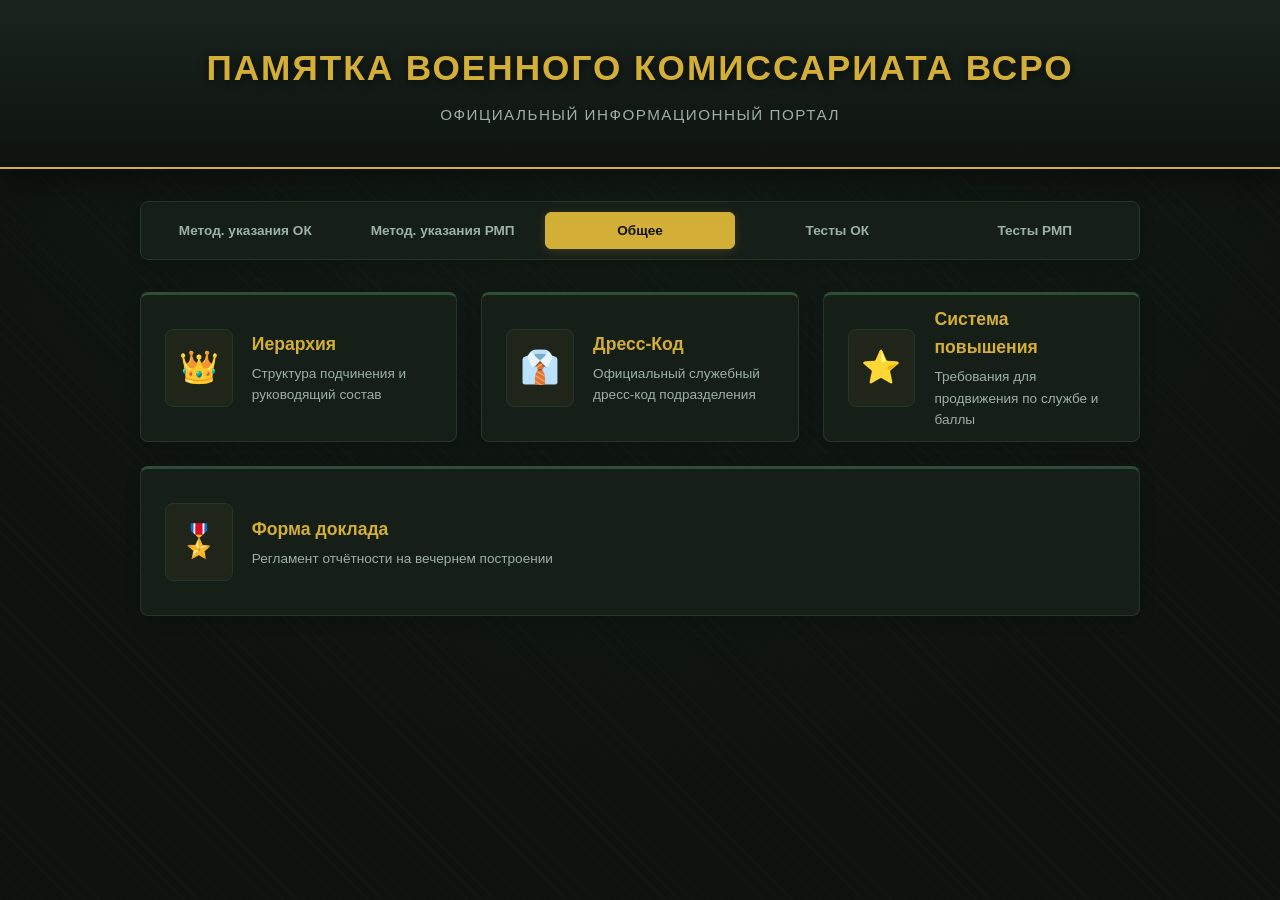
<file: index.html>
<!DOCTYPE html>
<html lang="ru">
<head>
    <meta charset="UTF-8">
    <meta name="viewport" content="width=device-width, initial-scale=1.0">
    <title>Памятка ВК ВСРО</title>
    <link rel="stylesheet" href="style.css">
</head>
<body>

    <!-- Шапка сайта -->
    <header class="site-header">
        <h1 class="site-title">Памятка Военного Комиссариата ВСРО</h1>
        <p class="site-subtitle">Официальный информационный портал</p>
    </header>

    <!-- Основное меню -->
    <main class="container">

        <!-- Кнопки переключения категорий -->
        <nav class="nav-tabs-wrapper">
            <div class="nav-tabs">
                <button class="tab-btn" onclick="switchCategory('ok', event)">Метод. указания ОК</button>
                <button class="tab-btn" onclick="switchCategory('rmp', event)">Метод. указания РМП</button>
                <button class="tab-btn active" onclick="switchCategory('general', event)">Общее</button>
                <button class="tab-btn" onclick="switchCategory('tests-ok', event)">Тесты ОК</button>
                <button class="tab-btn" onclick="switchCategory('tests-rmp', event)">Тесты РМП</button>
            </div>
        </nav>

        <!-- 1. Карточки: Методические указания ОК -->
        <nav id="cat-ok" class="nav-grid category-content" style="display: none;">
            <a href="sobesedovanie.html" class="nav-card">
                <div class="nav-icon">📋</div>
                <div class="nav-content">
                    <h3>Призывная комиссия</h3>
                    <p>Регламент и порядок призыва граждан на службу</p>
                </div>
            </a>

            <a href="gos_volna.html" class="nav-card">
                <div class="nav-icon">📻</div>
                <div class="nav-content">
                    <h3>Государственная волна</h3>
                    <p>Правила вещания и занятия государственного эфира</p>
                </div>
            </a>

            <a href="priziv_schedule.html" class="nav-card">
                <div class="nav-icon">⏰</div>
                <div class="nav-content">
                    <h3>График призывов</h3>
                    <p>Официальный график призывных мероприятий в ВС РО</p>
                </div>
            </a>

            <a href="otchety_ok.html" class="nav-card">
                <div class="nav-icon">📑</div>
                <div class="nav-content">
                    <h3>Проверка отчетов</h3>
                    <p>Порядок проверки и принятия отчетов военнослужащих ВК</p>
                </div>
            </a>     
            
        </nav>

        

        <!-- 2. Карточки: Методические указания РМП -->
        <nav id="cat-rmp" class="nav-grid category-content" style="display: none;">
            <a href="prisyaga.html" class="nav-card">
                <div class="nav-icon">📜</div>
                <div class="nav-content">
                    <h3>Принятие присяги</h3>
                    <p>Текст военной клятвы и порядок проведения</p>
                </div>
            </a>

            <a href="lectures.html" class="nav-card">
                <div class="nav-icon">📚</div>
                <div class="nav-content">
                    <h3>Проведение лекций</h3>
                    <p>Регламент и правила чтения лекций для состава</p>
                </div>
            </a>

            <a href="training.html" class="nav-card">
                <div class="nav-icon">🏋️‍♂️</div>
                <div class="nav-content">
                    <h3>Проведение тренировок</h3>
                    <p>Порядок организации и фиксации тренировок</p>
                </div>
            </a>

            <a href="otchety_rmp.html" class="nav-card">
                <div class="nav-icon">📑</div>
                <div class="nav-content">
                    <h3>Проверка отчетов РМП</h3>
                    <p>Порядок проверки и принятия отчетов военнослужащих РМП</p>
                </div>
            </a>
        </nav>

        <!-- 3. Карточки: Общее -->
        <nav id="cat-general" class="nav-grid category-content" style="display: flex;">
            <a href="hierarchy.html" class="nav-card">
                <div class="nav-icon">👑</div>
                <div class="nav-content">
                    <h3>Иерархия</h3>
                    <p>Структура подчинения и руководящий состав</p>
                </div>
            </a>

            <a href="dresscode.html" class="nav-card">
                <div class="nav-icon">👔</div>
                <div class="nav-content">
                    <h3>Дресс-Код</h3>
                    <p>Официальный служебный дресс-код подразделения</p>
                </div>
            </a>

            <a href="povyshenie.html" class="nav-card">
                <div class="nav-icon">⭐</div>
                <div class="nav-content">
                    <h3>Система повышения</h3>
                    <p>Требования для продвижения по службе и баллы</p>
                </div>
            </a>

            <a href="doklad.html" class="nav-card">
                <div class="nav-icon">🎖️</div>
                <div class="nav-content">
                    <h3>Форма доклада</h3>
                    <p>Регламент отчётности на вечернем построении</p>
                </div>
            </a>
        </nav>

        <!-- 4. Карточки: Тесты ОК -->
        <nav id="cat-tests-ok" class="nav-grid category-content" style="display: none;">
            <a href="test_ok_priziv.html" class="nav-card">
                <div class="nav-icon">📊</div>
                <div class="nav-content">
                    <h3>Порядок проведения призывной комиссии</h3>
                    <p>Тест на знание порядка проведения призывных мероприятий</p>
                </div>
            </a>
        </nav>

        <!-- 5. Карточки: Тесты РМП -->
        <nav id="cat-tests-rmp" class="nav-grid category-content" style="display: none;">
            <a href="test_ustav.html" class="nav-card">
                <div class="nav-icon">📝</div>
                <div class="nav-content">
                    <h3>Тест 1</h3>
                    <p>-</p>
                </div>
            </a>

            <a href="test_rmp_instruktor.html" class="nav-card">
                <div class="nav-icon">🎓</div>
                <div class="nav-content">
                    <h3>Тест 2</h3>
                    <p>-</p>
                </div>
            </a>
        </nav>

    </main>

    <!-- Скрипт переключения карточек -->
    <script>
        function switchCategory(catName, e) {
            // Скрываем все категории карточек
            const categories = document.querySelectorAll('.category-content');
            categories.forEach(cat => cat.style.display = 'none');

            // Убираем активный класс со всех кнопок
            const buttons = document.querySelectorAll('.tab-btn');
            buttons.forEach(btn => btn.classList.remove('active'));

            // Показываем нужную категорию через Flexbox
            const activeCategory = document.getElementById('cat-' + catName);
            if (activeCategory) {
                activeCategory.style.display = 'flex';
            }

            // Ставим активный класс на нажатую кнопку
            if (e && e.currentTarget) {
                e.currentTarget.classList.add('active');
            }
        }
    </script>

</body>
</html>
</file>
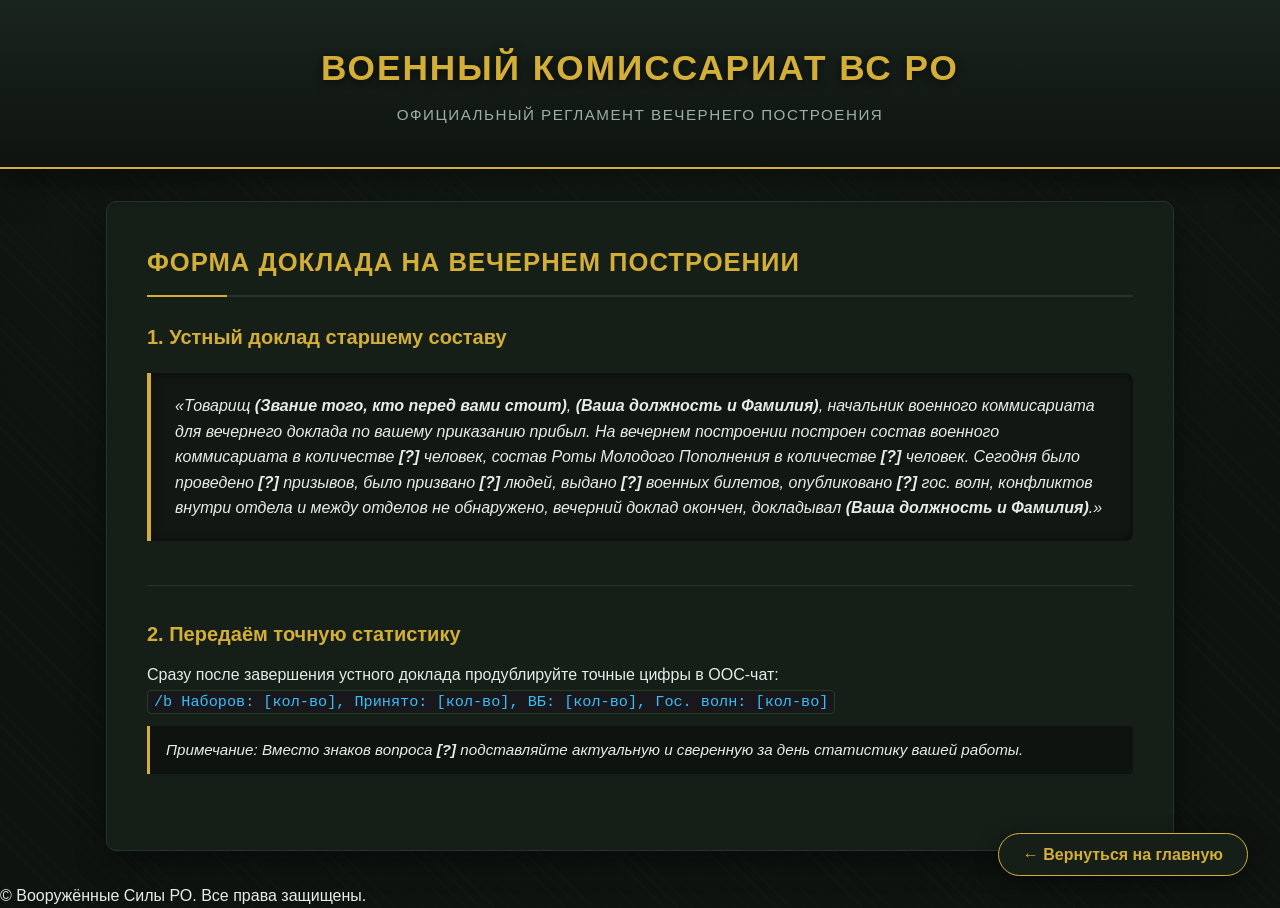
<file: doklad.html>
<!DOCTYPE html>
<html lang="ru">
<head>
    <meta charset="UTF-8">
    <meta name="viewport" content="width=device-width, initial-scale=1.0">
    <title>Форма доклада — ВК ВС РО</title>
    <link rel="stylesheet" href="style.css">
</head>
<body>

    <!-- Шапка сайта -->
    <header class="site-header">
        <h1 class="site-title">Военный Комиссариат ВС РО</h1>
        <p class="site-subtitle">Официальный регламент вечернего построения</p>
    </header>

    <!-- Основной контент -->
    <main class="container">
        <article class="content-block">
            <h2 class="page-title">ФОРМА ДОКЛАДА НА ВЕЧЕРНЕМ ПОСТРОЕНИИ</h2>
            
            <div class="content-text">
                
                <!-- Блок 1: Устный доклад -->
                <section class="step-section">
                    <h3 class="step-title">1. Устный доклад старшему составу</h3>
                    <div class="speech-box">
                        <p>
                            «Товарищ <strong>(Звание того, кто перед вами стоит)</strong>, <strong>(Ваша должность и Фамилия)</strong>, начальник военного коммисариата для вечернего доклада по вашему приказанию прибыл. 
                            На вечернем построении построен состав военного коммисариата в количестве <strong>[?]</strong> человек, состав Роты Молодого Пополнения в количестве <strong>[?]</strong> человек. 
                            Сегодня было проведено <strong>[?]</strong> призывов, было призвано <strong>[?]</strong> людей, выдано <strong>[?]</strong> военных билетов, опубликовано <strong>[?]</strong> гос. волн, конфликтов внутри отдела и между отделов не обнаружено, вечерний доклад окончен, докладывал <strong>(Ваша должность и Фамилия)</strong>.»
                        </p>
                    </div>
                </section>

                <!-- Блок 2: Передача данных в OOC чат -->
                <section class="step-section">
                    <h3 class="step-title-warning">2. Передаём точную статистику</h3>
                    <p>Сразу после завершения устного доклада продублируйте точные цифры в OOC-чат:</p>
                    <code>/b Наборов: [кол-во], Принято: [кол-во], ВБ: [кол-во], Гос. волн: [кол-во]</code>

                    <div class="info-note">
                        Примечание: Вместо знаков вопроса <strong>[?]</strong> подставляйте актуальную и сверенную за день статистику вашей работы.
                    </div>
                </section>

            </div>
        </article>

        <!-- Кнопка возврата -->
        <div class="btn-back-wrapper">
            <a href="index.html" class="btn-back">&larr; Вернуться на главную</a>
        </div>
    </main>

    <footer class="site-footer">
        <p>&copy; Вооружённые Силы РО. Все права защищены.</p>
    </footer>

</body>
</html>
</file>
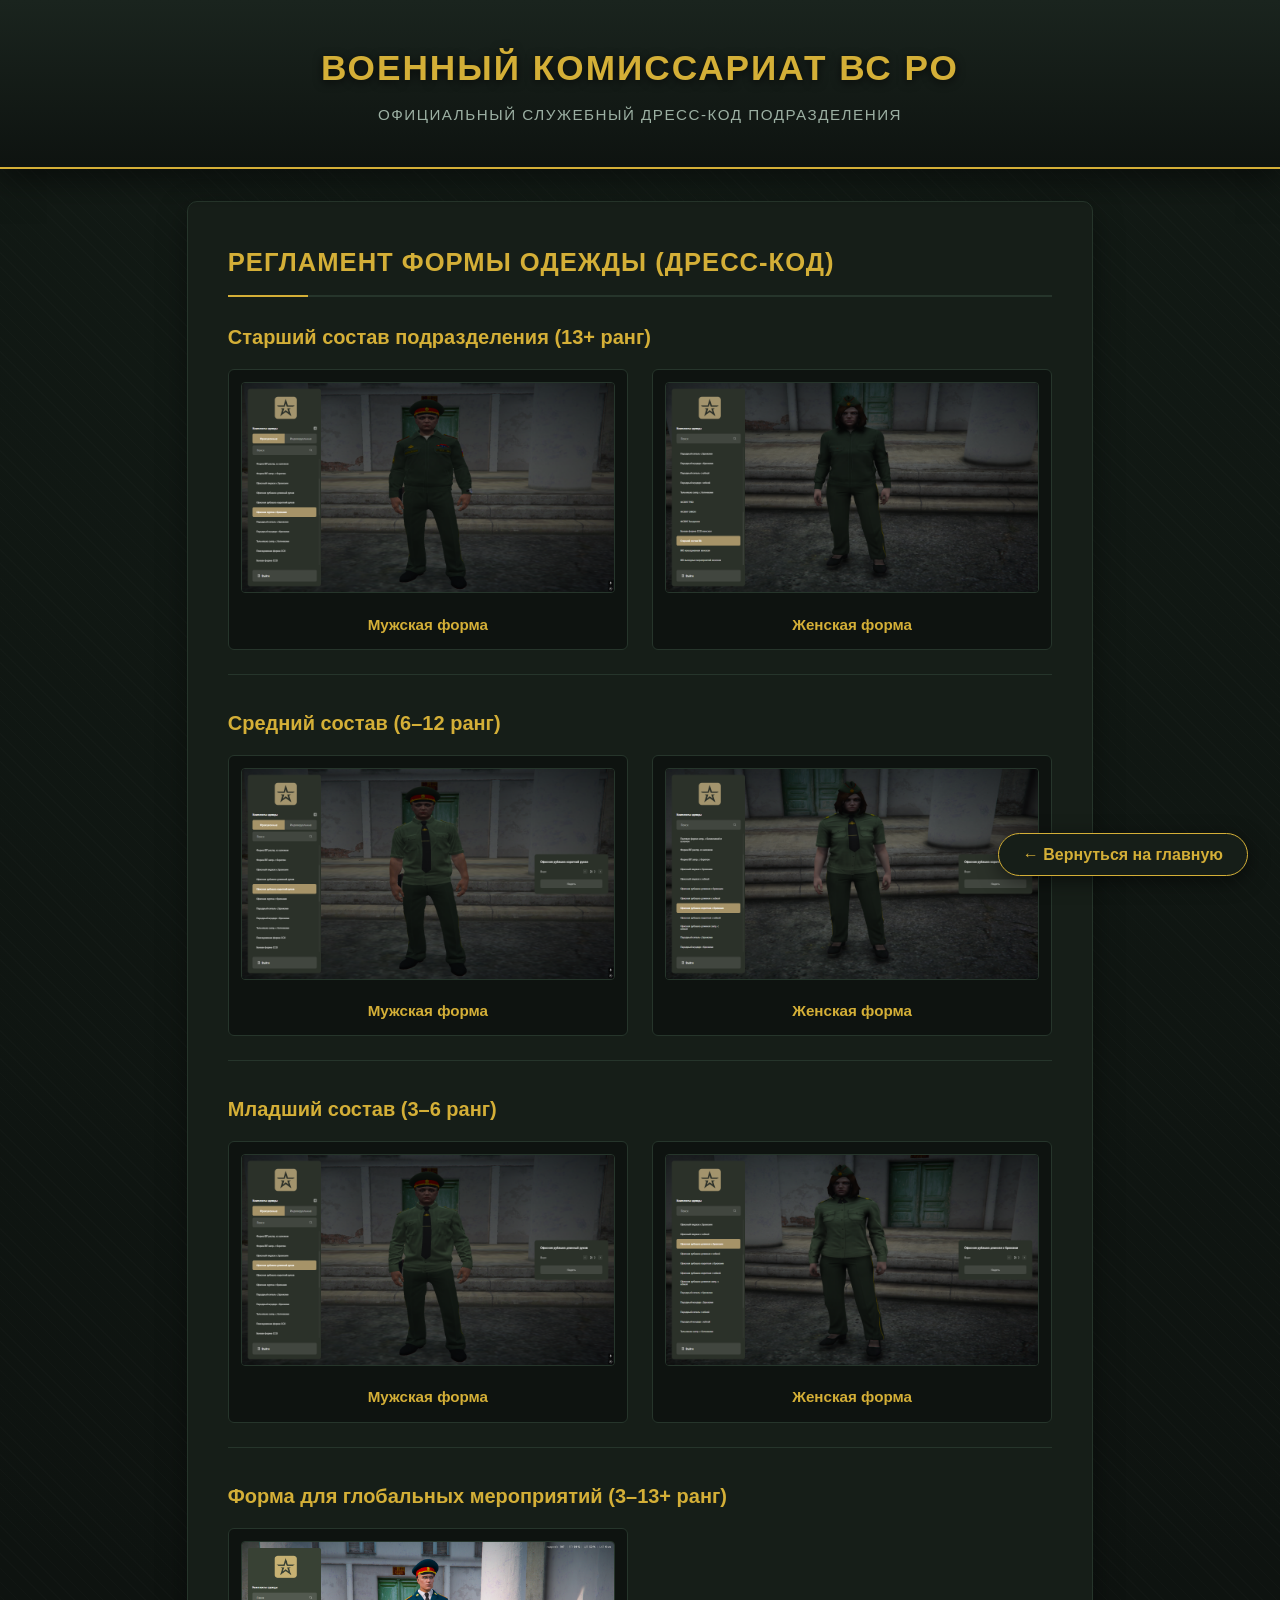
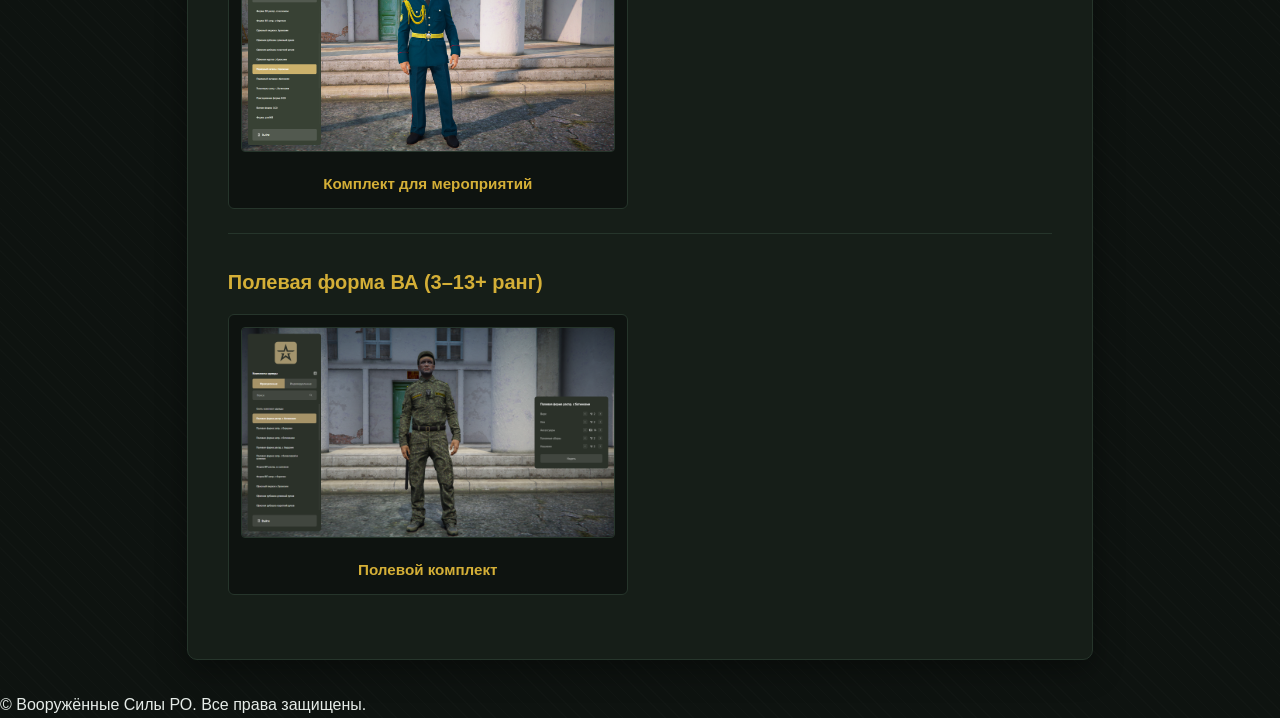
<file: dresscode.html>
<!DOCTYPE html>
<html lang="ru">
<head>
    <meta charset="UTF-8">
    <meta name="viewport" content="width=device-width, initial-scale=1.0">
    <title>Дресс-код — ВК ВС РО</title>
    <link rel="stylesheet" href="style.css">
</head>
<body>

    <!-- Шапка сайта -->
    <header class="site-header">
        <h1 class="site-title">Военный Комиссариат ВС РО</h1>
        <p class="site-subtitle">Официальный служебный дресс-код подразделения</p>
    </header>

    <!-- Основной контент -->
    <main class="container">
        <article class="content-block">
            <h2 class="page-title">РЕГЛАМЕНТ ФОРМЫ ОДЕЖДЫ (ДРЕСС-КОД)</h2>

            <div class="content-text">

                <!-- Старший состав -->
                <section class="step-section">
                    <h3 class="step-title">Старший состав подразделения (13+ ранг)</h3>
                    <div class="dresscode-grid">
                        <div class="dresscode-card">
                            <img src="./files/pictures/highstuff.png" alt="Мужская форма старшего состава" class="dresscode-img">
                            <span class="dresscode-label">Мужская форма</span>
                        </div>
                        <div class="dresscode-card">
                            <img src="./files/pictures/highstuff_female.png" alt="Женская форма старшего состава" class="dresscode-img">
                            <span class="dresscode-label">Женская форма</span>
                        </div>
                    </div>
                </section>

                <!-- Средний состав -->
                <section class="step-section">
                    <h3 class="step-title">Средний состав (6–12 ранг)</h3>
                    <div class="dresscode-grid">
                        <div class="dresscode-card">
                            <img src="./files/pictures/midstuff.png" alt="Мужская форма среднего состава" class="dresscode-img">
                            <span class="dresscode-label">Мужская форма</span>
                        </div>
                        <div class="dresscode-card">
                            <img src="./files/pictures/midstuff_female.png" alt="Женская форма среднего состава" class="dresscode-img">
                            <span class="dresscode-label">Женская форма</span>
                        </div>
                    </div>
                </section>

                <!-- Младший состав -->
                <section class="step-section">
                    <h3 class="step-title">Младший состав (3–6 ранг)</h3>
                    <div class="dresscode-grid">
                        <div class="dresscode-card">
                            <img src="./files/pictures/lowstuff.png" alt="Мужская форма младшего состава" class="dresscode-img">
                            <span class="dresscode-label">Мужская форма</span>
                        </div>
                        <div class="dresscode-card">
                            <img src="./files/pictures/lowstuff_female.png" alt="Женская форма младшего состава" class="dresscode-img">
                            <span class="dresscode-label">Женская форма</span>
                        </div>
                    </div>
                </section>

                <!-- Мероприятия -->
                <section class="step-section">
                    <h3 class="step-title-warning">Форма для глобальных мероприятий (3–13+ ранг)</h3>
                    <div class="dresscode-grid single-item">
                        <div class="dresscode-card">
                            <img src="./files/pictures/mp.png" alt="Форма для ГМП" class="dresscode-img">
                            <span class="dresscode-label">Комплект для мероприятий</span>
                        </div>
                    </div>
                </section>

                <!-- Полевая форма -->
                <section class="step-section">
                    <h3 class="step-title-warning">Полевая форма ВА (3–13+ ранг)</h3>
                    <div class="dresscode-grid single-item">
                        <div class="dresscode-card">
                            <img src="./files/pictures/polev.png" alt="Полевая форма ВА" class="dresscode-img">
                            <span class="dresscode-label">Полевой комплект</span>
                        </div>
                    </div>
                </section>

            </div>
        </article>

        <!-- Кнопка возврата -->
        <div class="btn-back-wrapper">
            <a href="index.html" class="btn-back">&larr; Вернуться на главную</a>
        </div>
    </main>

    <!-- Модальное окно для полноэкранного просмотра -->
    <div id="imageModal" class="modal">
        <span class="modal-close">&times;</span>
        <img class="modal-content" id="modalImg" alt="Полноэкранный просмотр">
        <div id="modalCaption" class="modal-caption"></div>
    </div>

    <footer class="site-footer">
        <p>&copy; Вооружённые Силы РО. Все права защищены.</p>
    </footer>

    <!-- Скрипт для открытия модального окна -->
    <script>
        document.addEventListener('DOMContentLoaded', () => {
            const modal = document.getElementById('imageModal');
            const modalImg = document.getElementById('modalImg');
            const modalCaption = document.getElementById('modalCaption');
            const closeBtn = document.getElementsByClassName('modal-close')[0];
            const images = document.querySelectorAll('.dresscode-img');

            images.forEach(img => {
                img.addEventListener('click', () => {
                    modal.style.display = 'flex';
                    modalImg.src = img.src;
                    const label = img.nextElementSibling ? img.nextElementSibling.innerText : '';
                    modalCaption.innerText = img.alt + (label ? ` (${label})` : '');
                });
            });

            const closeModal = () => {
                modal.style.display = 'none';
            };

            closeBtn.addEventListener('click', closeModal);
            modal.addEventListener('click', (e) => {
                if (e.target === modal) closeModal();
            });

            document.addEventListener('keydown', (e) => {
                if (e.key === 'Escape' && modal.style.display === 'flex') {
                    closeModal();
                }
            });
        });
    </script>
</body>
</html>
</file>
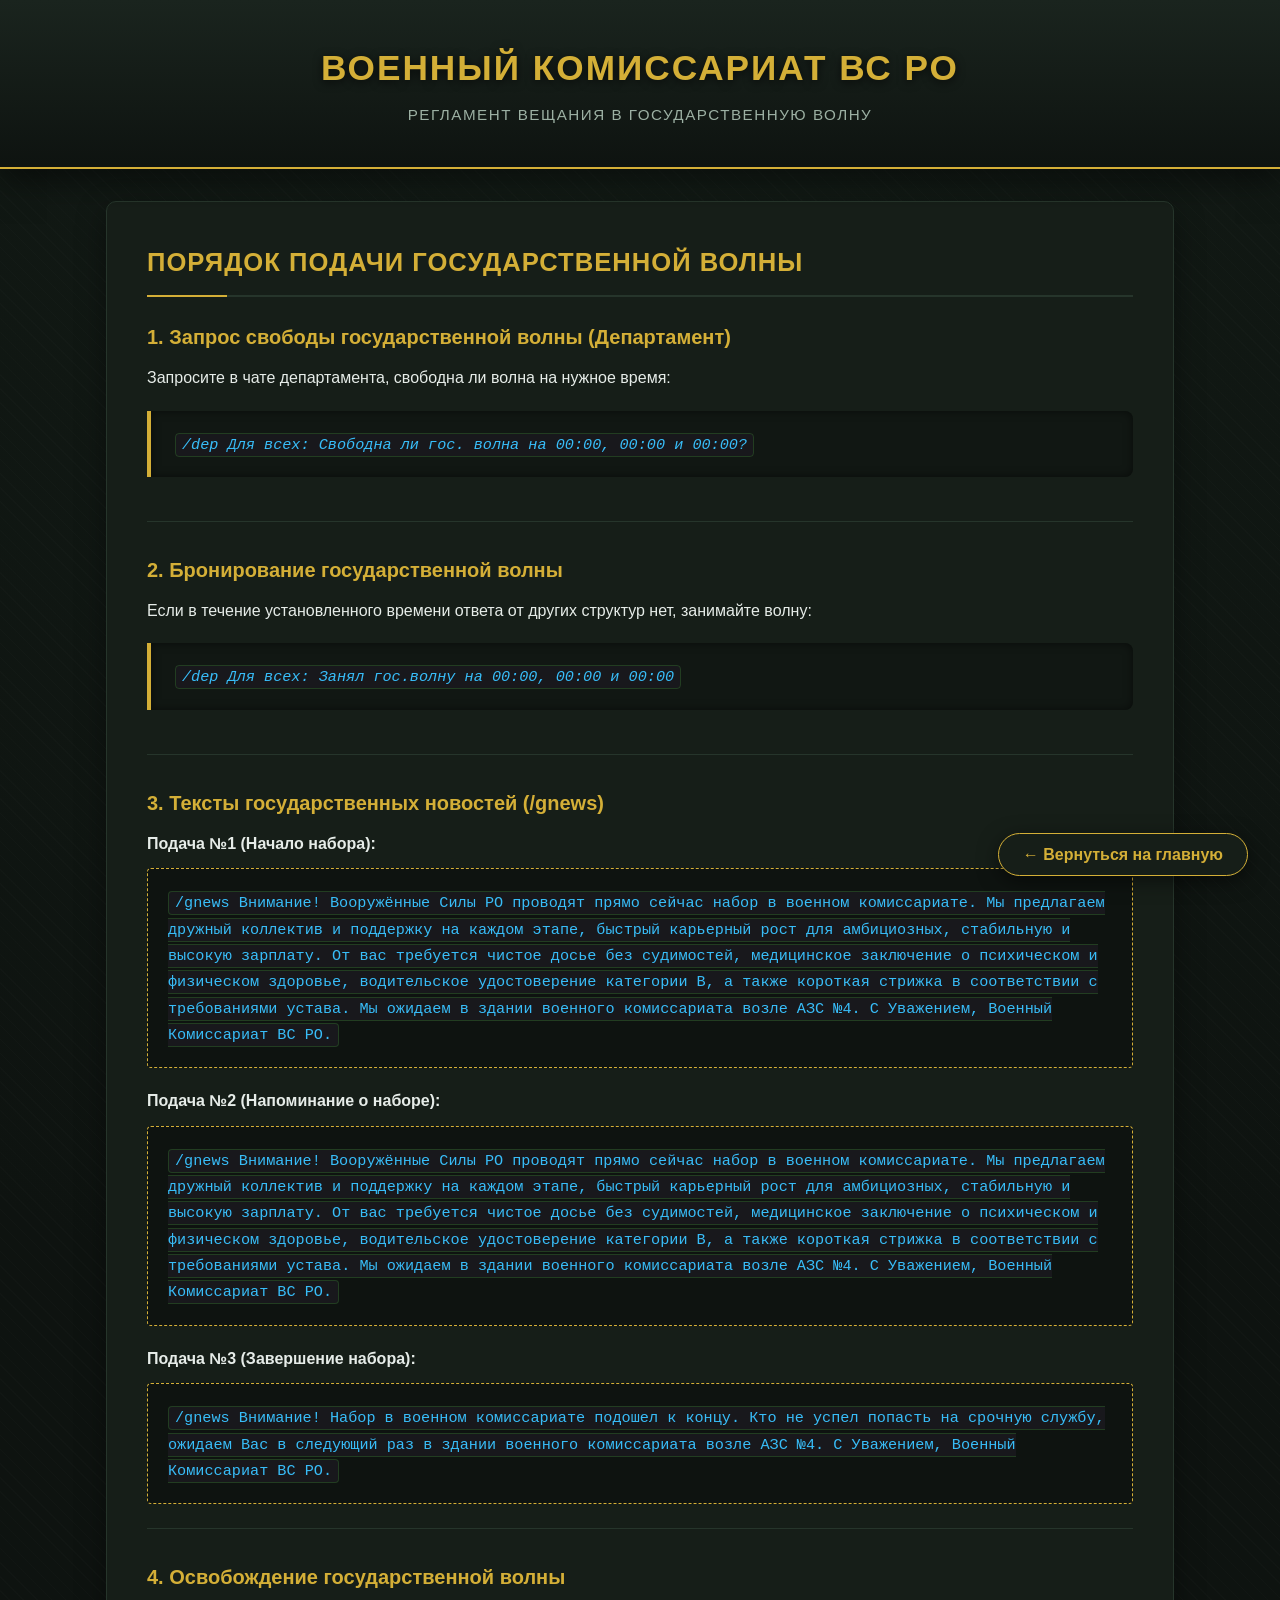
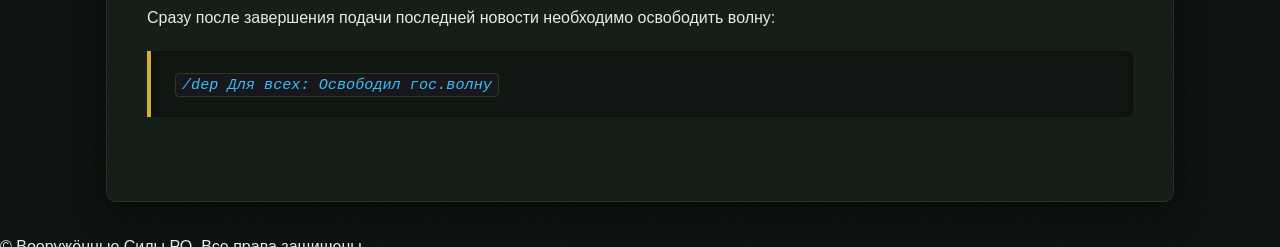
<file: gos_volna.html>
<!DOCTYPE html>
<html lang="ru">
<head>
    <meta charset="UTF-8">
    <meta name="viewport" content="width=device-width, initial-scale=1.0">
    <title>Порядок подачи гос. волны — ВК ВС РО</title>
    <link rel="stylesheet" href="style.css">
</head>
<body>

    <!-- Шапка сайта -->
    <header class="site-header">
        <h1 class="site-title">Военный Комиссариат ВС РО</h1>
        <p class="site-subtitle">Регламент вещания в государственную волну</p>
    </header>

    <!-- Основной контент -->
    <main class="container">
        <article class="content-block">
            <h2 class="page-title">ПОРЯДОК ПОДАЧИ ГОСУДАРСТВЕННОЙ ВОЛНЫ</h2>
            
            <div class="content-text">
                
                <!-- 1 действие -->
                <section class="step-section">
                    <h3 class="step-title">1. Запрос свободы государственной волны (Департамент)</h3>
                    <p>Запросите в чате департамента, свободна ли волна на нужное время:</p>
                    <div class="speech-box">
                        <code>/dep Для всех: Свободна ли гос. волна на 00:00, 00:00 и 00:00?</code>
                    </div>
                </section>

                <!-- 2 действие -->
                <section class="step-section">
                    <h3 class="step-title">2. Бронирование государственной волны</h3>
                    <p>Если в течение установленного времени ответа от других структур нет, занимайте волну:</p>
                    <div class="speech-box">
                        <code>/dep Для всех: Занял гос.волну на 00:00, 00:00 и 00:00</code>
                    </div>
                </section>

                <!-- 3 действие -->
                <section class="step-section">
                    <h3 class="step-title-warning">3. Тексты государственных новостей (/gnews)</h3>
                    
                    <!-- Новость 1 -->
                    <p><strong>Подача №1 (Начало набора):</strong></p>
                    <div class="oath-box">
                        <code>
                            /gnews Внимание! Вооружённые Силы РО проводят прямо сейчас набор в военном комиссариате. Мы предлагаем дружный коллектив и поддержку на каждом этапе, быстрый карьерный рост для амбициозных, стабильную и высокую зарплату. От вас требуется чистое досье без судимостей, медицинское заключение о психическом и физическом здоровье, водительское удостоверение категории B, а также короткая стрижка в соответствии с требованиями устава. Мы ожидаем в здании военного комиссариата возле АЗС №4. С Уважением, Военный Комиссариат ВС РО.
                        </code>
                    </div>

                    <!-- Новость 2 -->
                    <div style="margin-top: 1.25rem;">
                        <p><strong>Подача №2 (Напоминание о наборе):</strong></p>
                        <div class="oath-box">
                            <code>
                                /gnews Внимание! Вооружённые Силы РО проводят прямо сейчас набор в военном комиссариате. Мы предлагаем дружный коллектив и поддержку на каждом этапе, быстрый карьерный рост для амбициозных, стабильную и высокую зарплату. От вас требуется чистое досье без судимостей, медицинское заключение о психическом и физическом здоровье, водительское удостоверение категории B, а также короткая стрижка в соответствии с требованиями устава. Мы ожидаем в здании военного комиссариата возле АЗС №4. С Уважением, Военный Комиссариат ВС РО.
                            </code>
                        </div>
                    </div>

                    <!-- Новость 3 -->
                    <div style="margin-top: 1.25rem;">
                        <p><strong>Подача №3 (Завершение набора):</strong></p>
                        <div class="oath-box">
                            <code>
                                /gnews Внимание! Набор в военном комиссариате подошел к концу. Кто не успел попасть на срочную службу, ожидаем Вас в следующий раз в здании военного комиссариата возле АЗС №4. С Уважением, Военный Комиссариат ВС РО.
                            </code>
                        </div>
                    </div>
                </section>

                <!-- 4 действие -->
                <section class="step-section">
                    <h3 class="step-title">4. Освобождение государственной волны</h3>
                    <p>Сразу после завершения подачи последней новости необходимо освободить волну:</p>
                    <div class="speech-box">
                        <code>/dep Для всех: Освободил гос.волну</code>
                    </div>
                </section>

            </div>
        </article>

        <!-- Кнопка возврата -->
        <div class="btn-back-wrapper">
            <a href="index.html" class="btn-back">&larr; Вернуться на главную</a>
        </div>
    </main>

    <footer class="site-footer">
        <p>&copy; Вооружённые Силы РО. Все права защищены.</p>
    </footer>

</body>
</html>
</file>
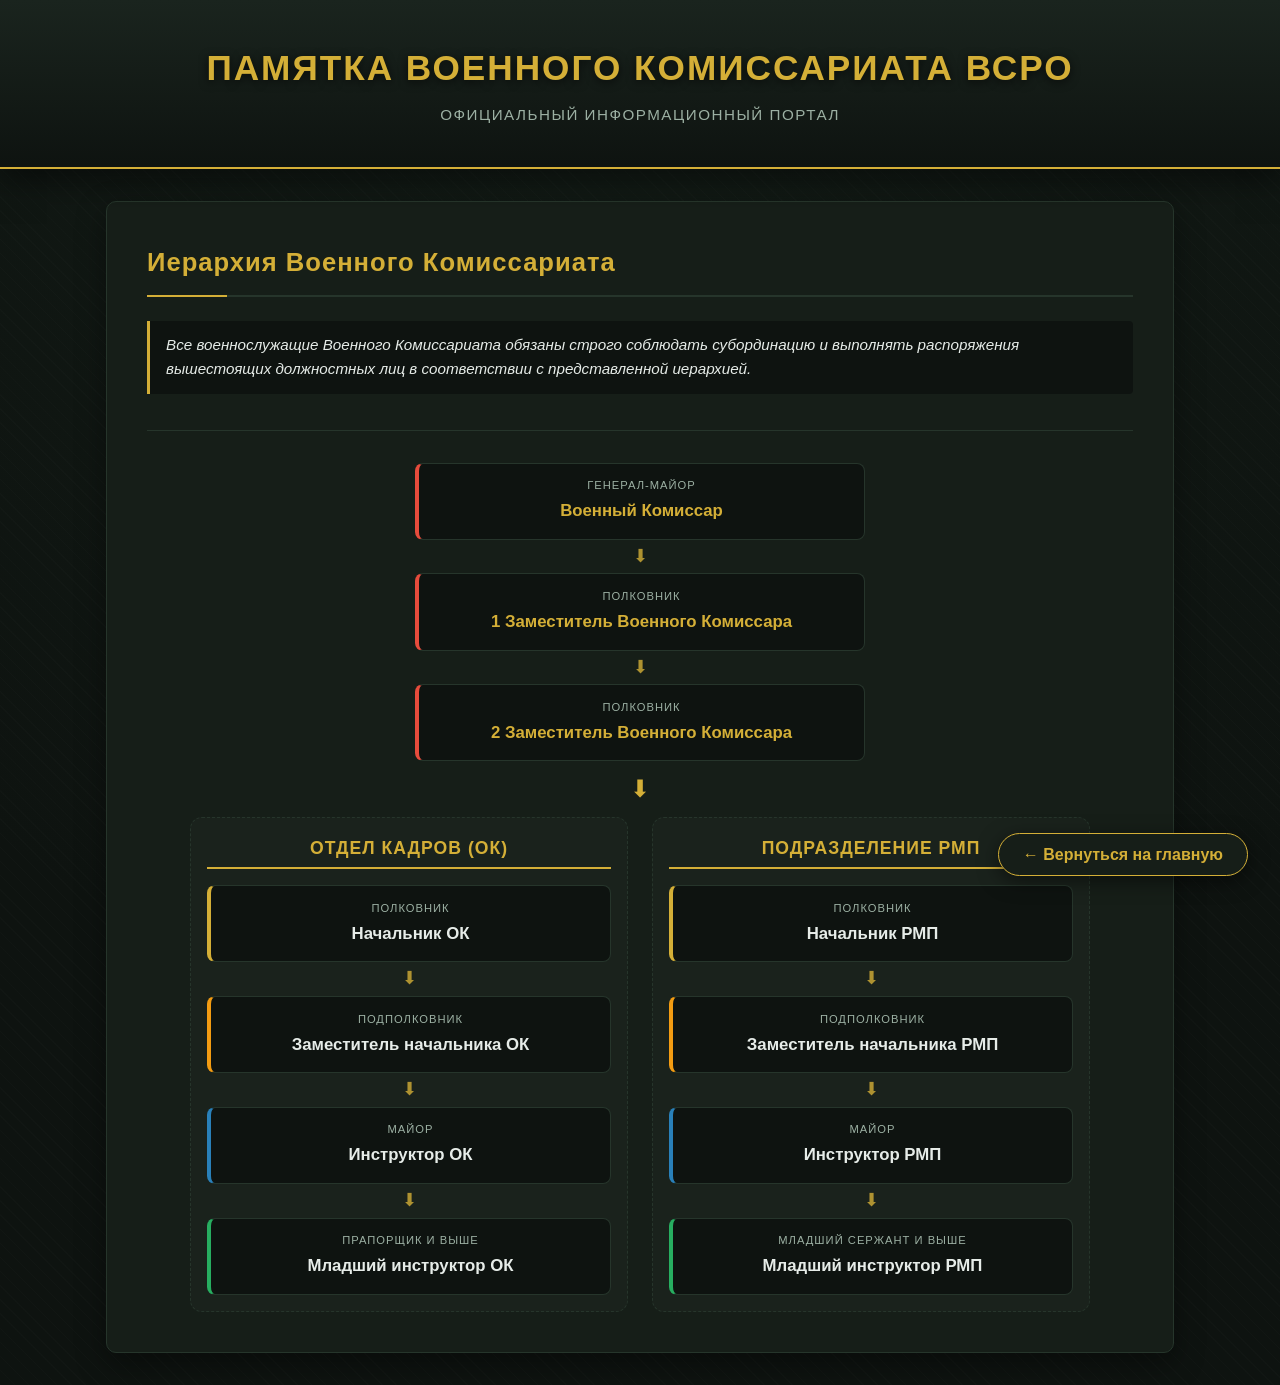
<file: hierarchy.html>
<!DOCTYPE html>
<html lang="ru">
<head>
    <meta charset="UTF-8">
    <meta name="viewport" content="width=device-width, initial-scale=1.0">
    <title>Иерархия — Памятка ВК ВСРО</title>
    <link rel="stylesheet" href="style.css">
</head>
<body>

    <!-- Шапка сайта -->
    <header class="site-header">
        <h1 class="site-title">Памятка Военного Комиссариата ВСРО</h1>
        <p class="site-subtitle">Официальный информационный портал</p>
    </header>

    <!-- Основной контент -->
    <main class="container">
        <div class="content-block">
            <h2 class="page-title">Иерархия Военного Комиссариата</h2>

            <div class="step-section">
                <p class="info-note">
                    Все военнослужащие Военного Комиссариата обязаны строго соблюдать субординацию и выполнять распоряжения вышестоящих должностных лиц в соответствии с представленной иерархией.
                </p>
            </div>

            <!-- Иерархическое дерево -->
            <div class="hierarchy-tree">

                <!-- Высшее руководство -->
                <div class="hierarchy-top">
                    <div class="hierarchy-card level-command">
                        <div class="hierarchy-badge">Генерал-майор</div>
                        <div class="hierarchy-role">Военный Комиссар</div>
                    </div>

                    <div class="hierarchy-arrow">⬇</div>

                    <div class="hierarchy-card level-command">
                        <div class="hierarchy-badge">Полковник</div>
                        <div class="hierarchy-role">1 Заместитель Военного Комиссара</div>
                    </div>

                    <div class="hierarchy-arrow">⬇</div>

                    <div class="hierarchy-card level-command">
                        <div class="hierarchy-badge">Полковник</div>
                        <div class="hierarchy-role">2 Заместитель Военного Комиссара</div>
                    </div>
                </div>

                <div class="hierarchy-split-arrow">⬇</div>

                <!-- Две параллельные ветки подразделений -->
                <div class="hierarchy-branches">

                    <!-- Ветка ОК -->
                    <div class="hierarchy-branch">
                        <div class="branch-header">Отдел Кадров (ОК)</div>

                        <div class="hierarchy-card level-head">
                            <div class="hierarchy-badge">Полковник</div>
                            <div class="hierarchy-role">Начальник ОК</div>
                        </div>

                        <div class="hierarchy-arrow">⬇</div>

                        <div class="hierarchy-card level-deputy">
                            <div class="hierarchy-badge">Подполковник</div>
                            <div class="hierarchy-role">Заместитель начальника ОК</div>
                        </div>

                        <div class="hierarchy-arrow">⬇</div>

                        <div class="hierarchy-card level-senior">
                            <div class="hierarchy-badge">Майор</div>
                            <div class="hierarchy-role">Инструктор ОК</div>
                        </div>

                        <div class="hierarchy-arrow">⬇</div>

                        <div class="hierarchy-card level-instructor">
                            <div class="hierarchy-badge">Прапорщик и выше</div>
                            <div class="hierarchy-role">Младший инструктор ОК</div>
                        </div>
                    </div>

                    <!-- Ветка РМП -->
                    <div class="hierarchy-branch">
                        <div class="branch-header">Подразделение РМП</div>

                        <div class="hierarchy-card level-head">
                            <div class="hierarchy-badge">Полковник</div>
                            <div class="hierarchy-role">Начальник РМП</div>
                        </div>

                        <div class="hierarchy-arrow">⬇</div>

                        <div class="hierarchy-card level-deputy">
                            <div class="hierarchy-badge">Подполковник</div>
                            <div class="hierarchy-role">Заместитель начальника РМП</div>
                        </div>

                        <div class="hierarchy-arrow">⬇</div>

                        <div class="hierarchy-card level-senior">
                            <div class="hierarchy-badge">Майор</div>
                            <div class="hierarchy-role">Инструктор РМП</div>
                        </div>

                        <div class="hierarchy-arrow">⬇</div>

                        <div class="hierarchy-card level-instructor">
                            <div class="hierarchy-badge">Младший сержант и выше</div>
                            <div class="hierarchy-role">Младший инструктор РМП</div>
                        </div>
                    </div>

                </div>

            </div>

        </div>
    </main>

    <!-- Кнопка Вернуться -->
    <div class="btn-back-wrapper">
            <a href="index.html" class="btn-back">&larr; Вернуться на главную</a>
        </div>

</body>
</html>
</file>
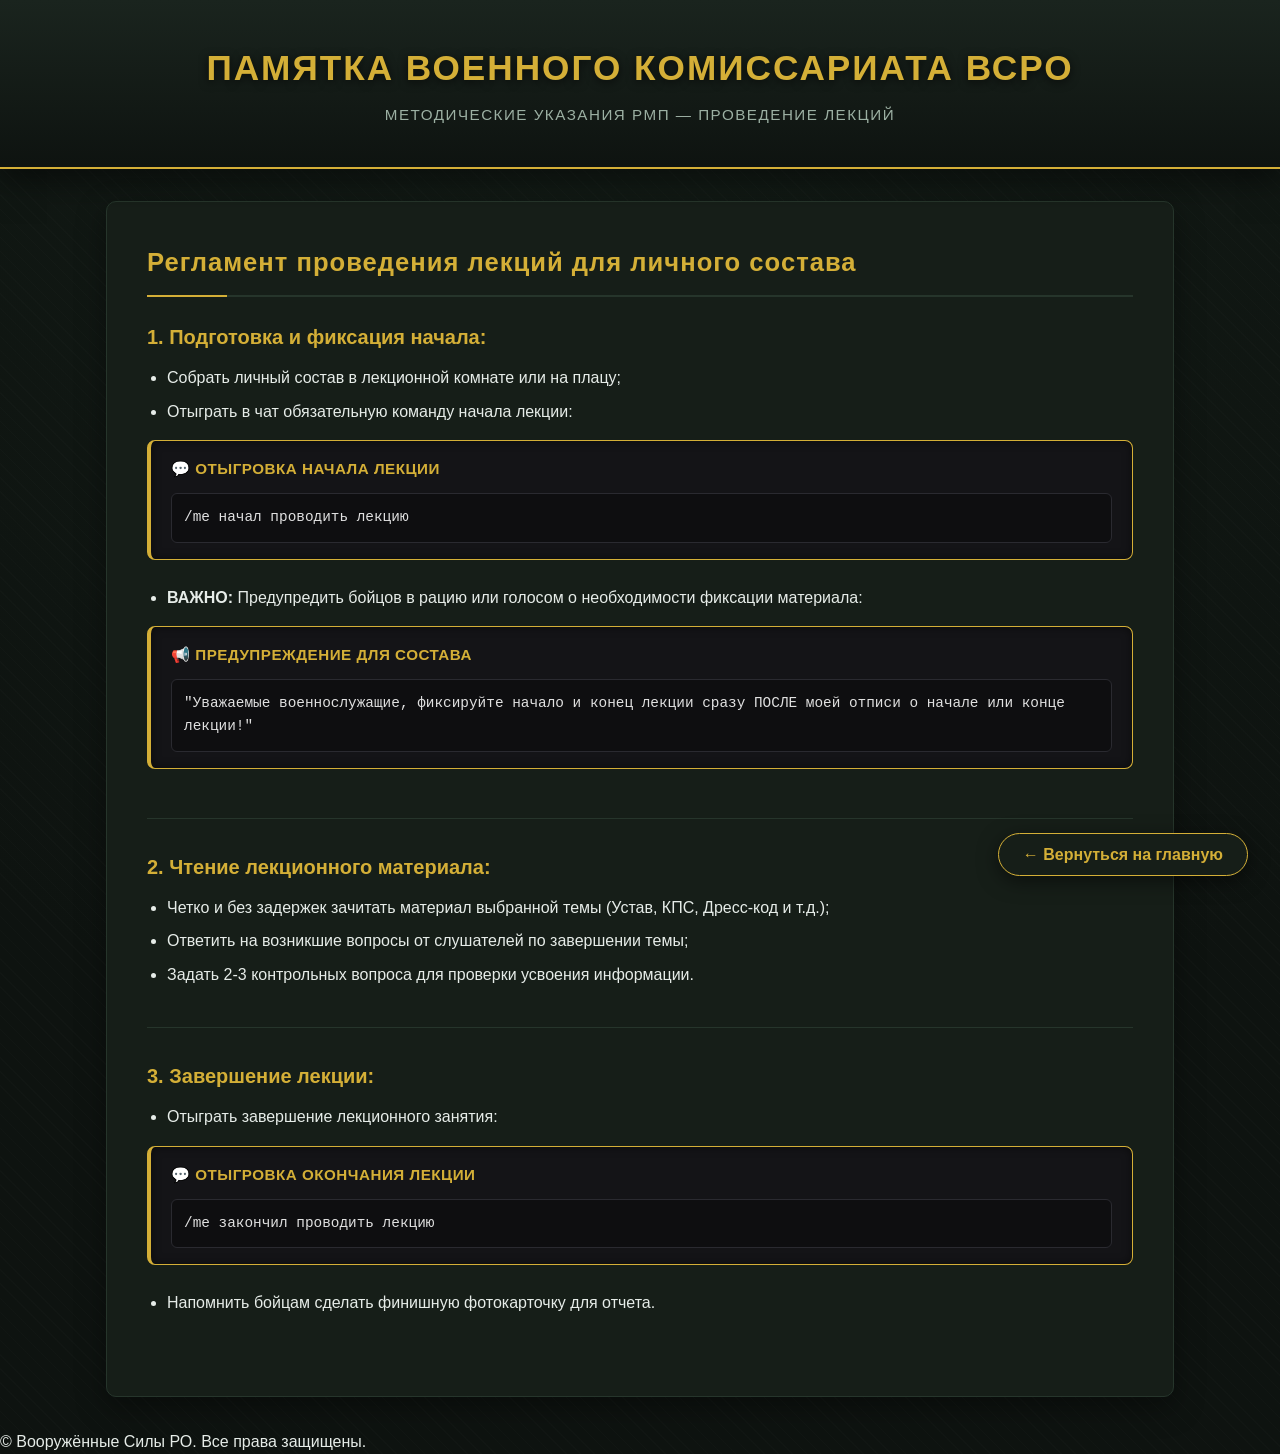
<file: lectures.html>
<!DOCTYPE html>
<html lang="ru">
<head>
    <meta charset="UTF-8">
    <meta name="viewport" content="width=device-width, initial-scale=1.0">
    <title>Регламент проведения лекций — ВК ВСРО</title>
    <link rel="stylesheet" href="style.css">
</head>
<body>

    <!-- Шапка сайта -->
    <header class="site-header">
        <h1 class="site-title">Памятка Военного Комиссариата ВСРО</h1>
        <p class="site-subtitle">Методические указания РМП — Проведение лекций</p>
    </header>

    <!-- Основной контент -->
    <main class="container">
        <article class="content-block">
            <h2 class="page-title">Регламент проведения лекций для личного состава</h2>

            <div class="content-text">
                <section class="step-section">
                    <h3 class="step-title">1. Подготовка и фиксация начала:</h3>
                    <ul class="info-list">
                        <li>Собрать личный состав в лекционной комнате или на плацу;</li>
                        <li>Отыграть в чат обязательную команду начала лекции:</li>
                    </ul>

                    <div class="form-card">
                        <div class="form-header">💬 Отыгровка начала лекции</div>
                        <pre class="form-code">/me начал проводить лекцию</pre>
                    </div>

                    <ul class="info-list">
                        <li><strong>ВАЖНО:</strong> Предупредить бойцов в рацию или голосом о необходимости фиксации материала:</li>
                    </ul>

                    <div class="form-card">
                        <div class="form-header">📢 Предупреждение для состава</div>
                        <pre class="form-code">"Уважаемые военнослужащие, фиксируйте начало и конец лекции сразу ПОСЛЕ моей отписи о начале или конце лекции!"</pre>
                    </div>
                </section>

                <section class="step-section">
                    <h3 class="step-title">2. Чтение лекционного материала:</h3>
                    <ul class="info-list">
                        <li>Четко и без задержек зачитать материал выбранной темы (Устав, КПС, Дресс-код и т.д.);</li>
                        <li>Ответить на возникшие вопросы от слушателей по завершении темы;</li>
                        <li>Задать 2-3 контрольных вопроса для проверки усвоения информации.</li>
                    </ul>
                </section>

                <section class="step-section">
                    <h3 class="step-title">3. Завершение лекции:</h3>
                    <ul class="info-list">
                        <li>Отыграть завершение лекционного занятия:</li>
                    </ul>

                    <div class="form-card">
                        <div class="form-header">💬 Отыгровка окончания лекции</div>
                        <pre class="form-code">/me закончил проводить лекцию</pre>
                    </div>

                    <ul class="info-list">
                        <li>Напомнить бойцам сделать финишную фотокарточку для отчета.</li>
                    </ul>
                </section>
            </div>
        </article>
        
        <!-- Кнопка возврата -->
        <div class="btn-back-wrapper">
            <a href="index.html" class="btn-back">&larr; Вернуться на главную</a>
        </div>
    </main>

    <!-- Подвал сайта -->
    <footer class="site-footer">
        <p>&copy; Вооружённые Силы РО. Все права защищены.</p>
    </footer>

</body>
</html>
</file>
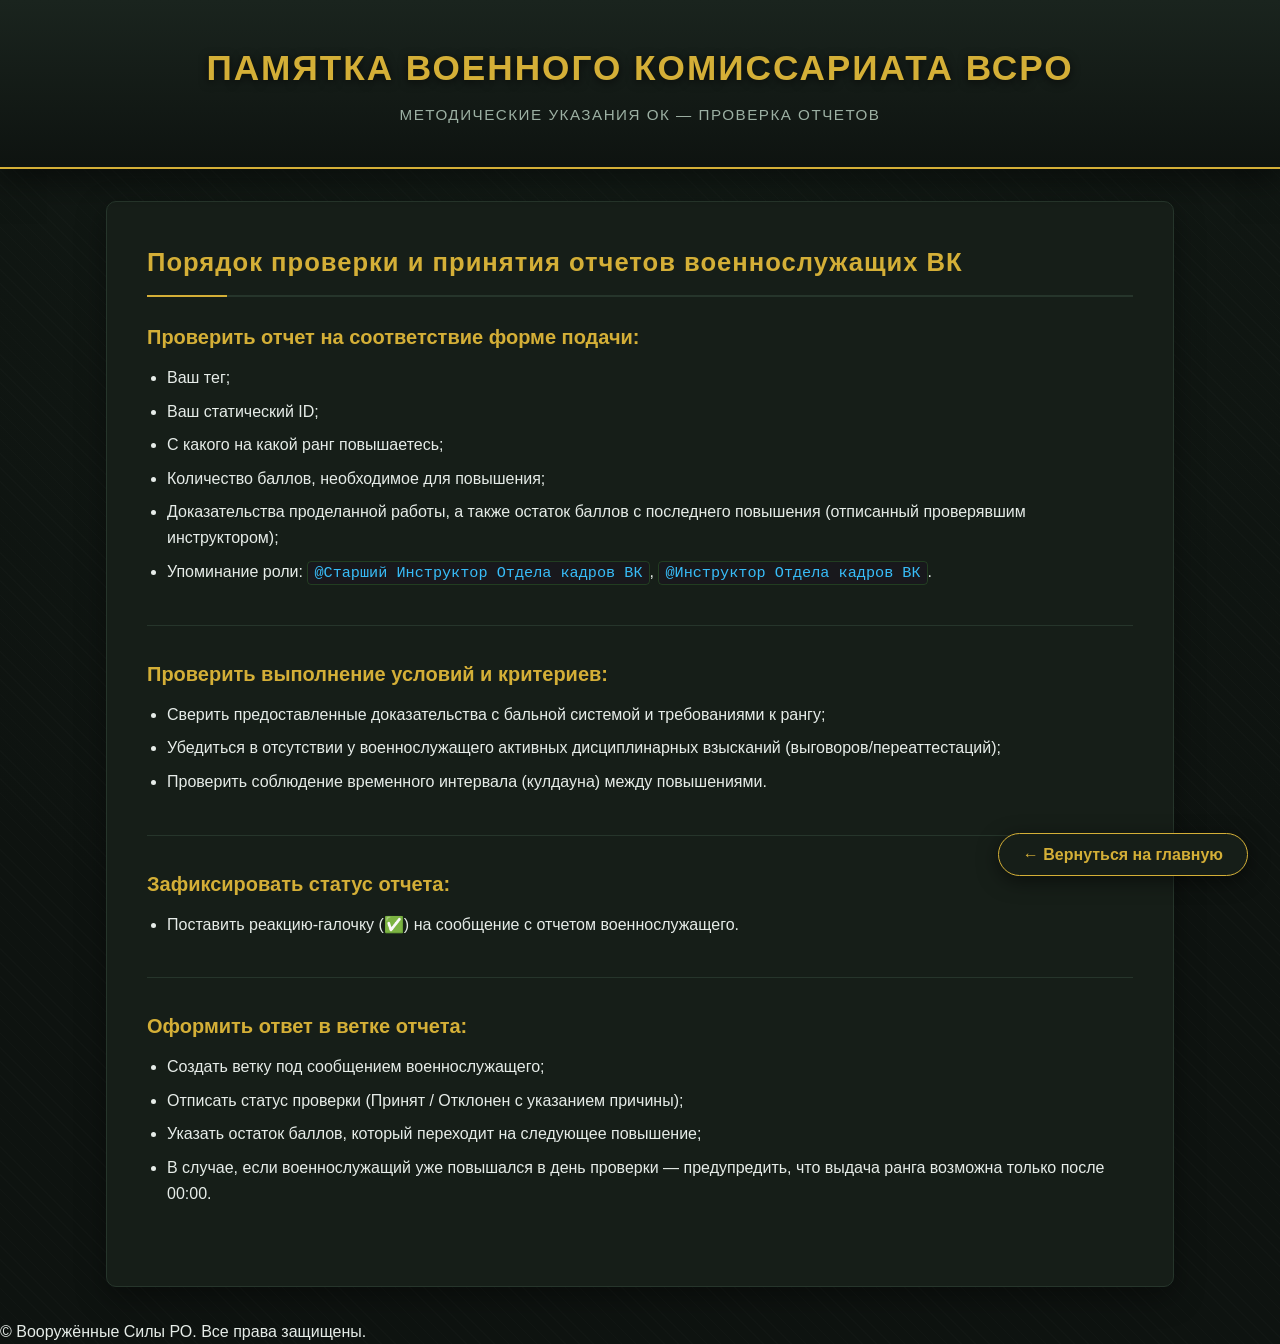
<file: otchety_ok.html>
<!DOCTYPE html>
<html lang="ru">
<head>
    <meta charset="UTF-8">
    <meta name="viewport" content="width=device-width, initial-scale=1.0">
    <title>Порядок проверки отчетов — ВК ВСРО</title>
    <link rel="stylesheet" href="style.css">
</head>
<body>

    <header class="site-header">
        <h1 class="site-title">Памятка Военного Комиссариата ВСРО</h1>
        <p class="site-subtitle">Методические указания ОК — Проверка отчетов</p>
    </header>

    <main class="container">
        <article class="content-block">
            <h2 class="page-title">Порядок проверки и принятия отчетов военнослужащих ВК</h2>

            <div class="content-text">
                <section class="step-section">
                    <h3 class="step-title">Проверить отчет на соответствие форме подачи:</h3>
                    <ul class="info-list">
                        <li>Ваш тег;</li>
                        <li>Ваш статический ID;</li>
                        <li>С какого на какой ранг повышаетесь;</li>
                        <li>Количество баллов, необходимое для повышения;</li>
                        <li>Доказательства проделанной работы, а также остаток баллов с последнего повышения (отписанный проверявшим инструктором);</li>
                        <li>Упоминание роли: <code>@Старший Инструктор Отдела кадров ВК</code>, <code>@Инструктор Отдела кадров ВК</code>.</li>
                    </ul>
                </section>

                <section class="step-section">
                    <h3 class="step-title">Проверить выполнение условий и критериев:</h3>
                    <ul class="info-list">
                        <li>Сверить предоставленные доказательства с бальной системой и требованиями к рангу;</li>
                        <li>Убедиться в отсутствии у военнослужащего активных дисциплинарных взысканий (выговоров/переаттестаций);</li>
                        <li>Проверить соблюдение временного интервала (кулдауна) между повышениями.</li>
                    </ul>
                </section>

                <section class="step-section">
                    <h3 class="step-title">Зафиксировать статус отчета:</h3>
                    <ul class="info-list">
                        <li>Поставить реакцию-галочку (✅) на сообщение с отчетом военнослужащего.</li>
                    </ul>
                </section>

                <section class="step-section">
                    <h3 class="step-title">Оформить ответ в ветке отчета:</h3>
                    <ul class="info-list">
                        <li>Создать ветку под сообщением военнослужащего;</li>
                        <li>Отписать статус проверки (Принят / Отклонен с указанием причины);</li>
                        <li>Указать остаток баллов, который переходит на следующее повышение;</li>
                        <li>В случае, если военнослужащий уже повышался в день проверки — предупредить, что выдача ранга возможна только после 00:00.</li>
                    </ul>
                </section>
            </div>
        </article>
		
		 <!-- Кнопка возврата -->
        <div class="btn-back-wrapper">
            <a href="index.html" class="btn-back">&larr; Вернуться на главную</a>
        </div>
    </main>

    <footer class="site-footer">
        <p>&copy; Вооружённые Силы РО. Все права защищены.</p>
    </footer>
		

</body>
</html>
</file>
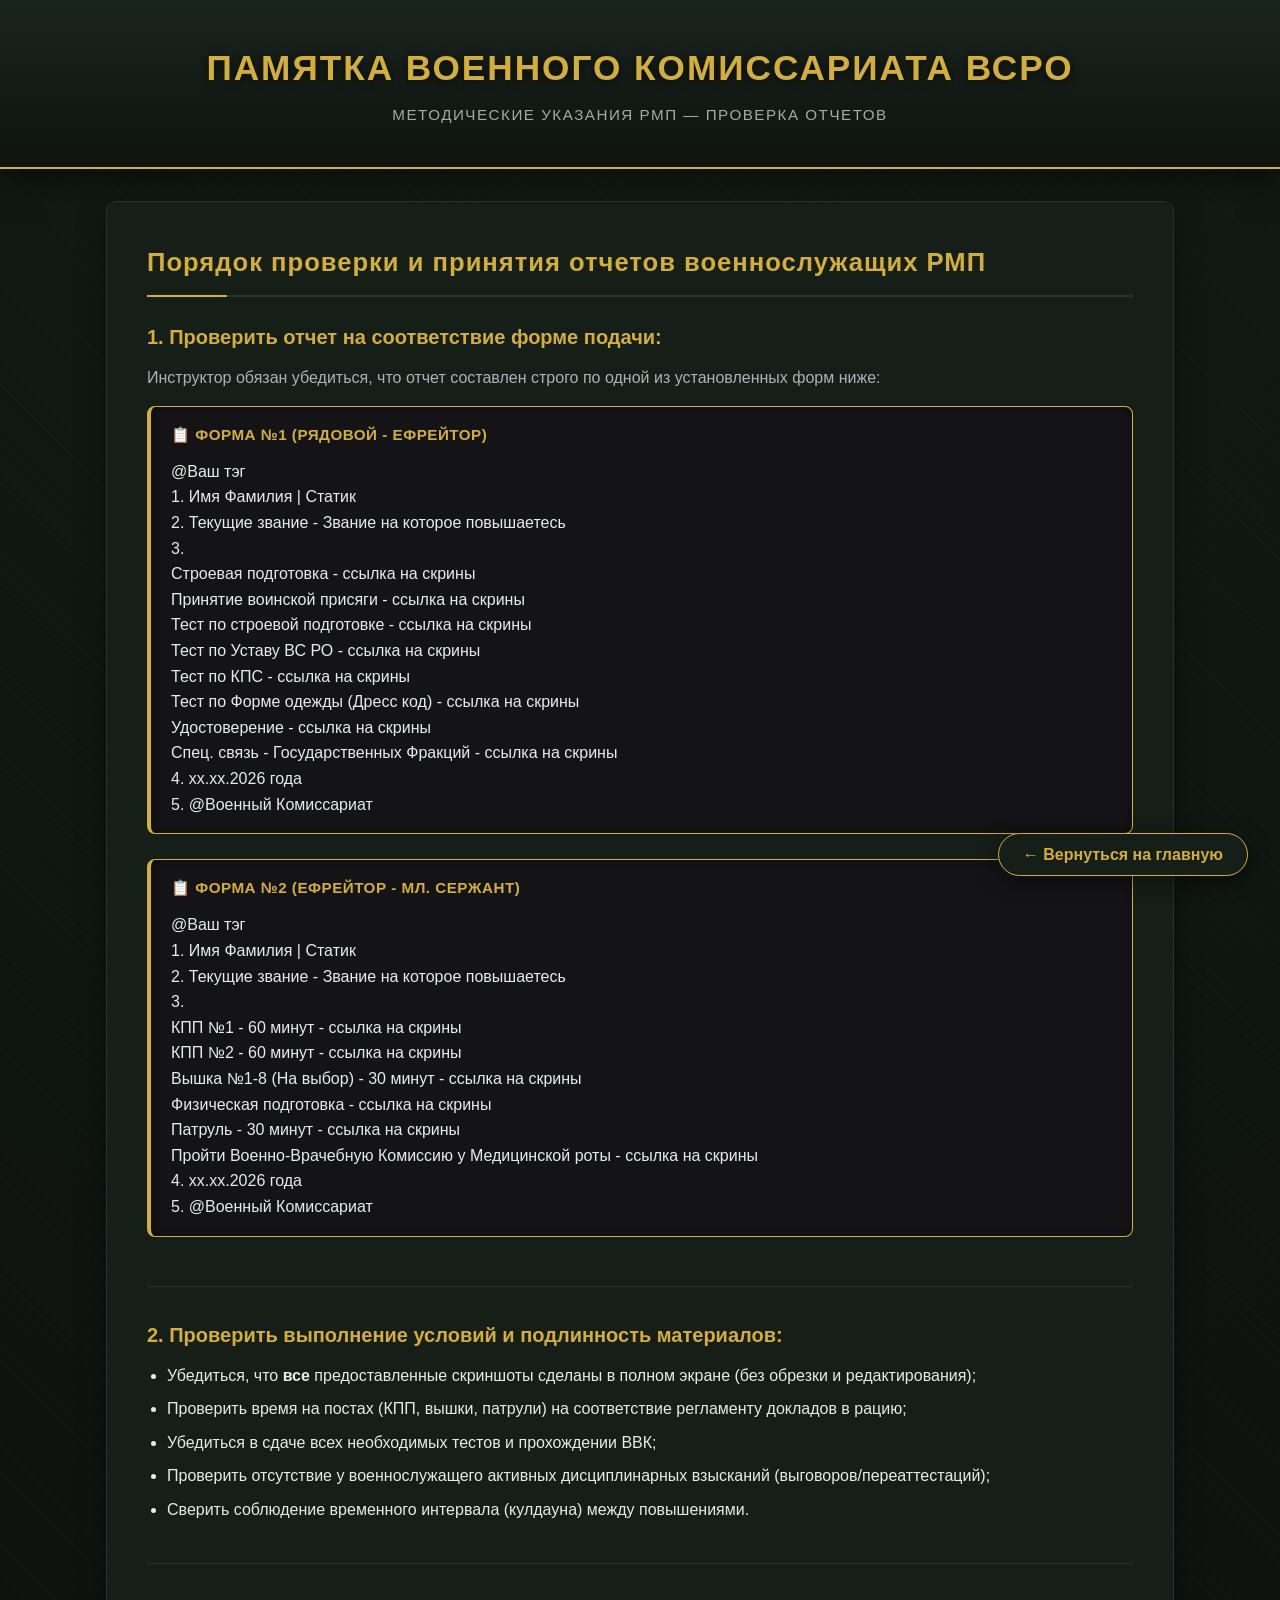
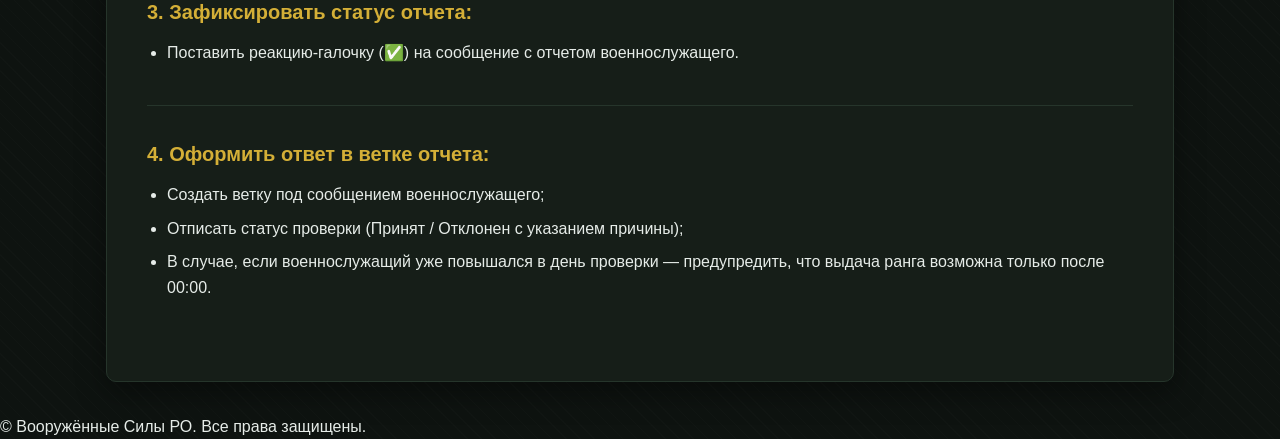
<file: otchety_rmp.html>
<!DOCTYPE html>
<html lang="ru">
<head>
    <meta charset="UTF-8">
    <meta name="viewport" content="width=device-width, initial-scale=1.0">
    <title>Порядок проверки отчетов РМП — ВК ВСРО</title>
    <link rel="stylesheet" href="style.css">
</head>
<body>

    <!-- Шапка сайта -->
    <header class="site-header">
        <h1 class="site-title">Памятка Военного Комиссариата ВСРО</h1>
        <p class="site-subtitle">Методические указания РМП — Проверка отчетов</p>
    </header>

    <!-- Основной контент -->
    <main class="container">
        <article class="content-block">
            <h2 class="page-title">Порядок проверки и принятия отчетов военнослужащих РМП</h2>

            <div class="content-text">
                <section class="step-section">
                    <h3 class="step-title">1. Проверить отчет на соответствие форме подачи:</h3>
                    <p class="step-desc">Инструктор обязан убедиться, что отчет составлен строго по одной из установленных форм ниже:</p>
                    
                    <!-- РАМКА 1: Шаблон РМП (Курсанты) -->
                    <div class="form-card">
                        <div class="form-header">📋 Форма №1 (Рядовой - Ефрейтор)</div>
@Ваш тэг<br>
1. Имя Фамилия | Статик<br>
2. Текущие звание - Звание на которое повышаетесь<br>
3. <br>
Строевая подготовка - ссылка на скрины<br>
Принятие воинской присяги - ссылка на скрины<br>
Тест по строевой подготовке - ссылка на скрины<br>
Тест по Уставу ВС РО - ссылка на скрины<br>
Тест по КПС - ссылка на скрины<br>
Тест по Форме одежды (Дресс код) - ссылка на скрины<br>
Удостоверение - ссылка на скрины<br>
Спец. связь - Государственных Фракций - ссылка на скрины<br>
4. хх.хх.2026 года<br>
5. @Военный Комиссариат<br>
                    </div>

                    <!-- РАМКА 2: Шаблон РМП (Основной состав) -->
                    <div class="form-card">
                        <div class="form-header">📋 Форма №2 (Ефрейтор - Мл. Сержант)</div>
@Ваш тэг<br>
1. Имя Фамилия | Статик<br>
2. Текущие звание - Звание на которое повышаетесь<br>
3. <br>
КПП №1 - 60 минут - ссылка на скрины<br>
КПП №2 - 60 минут - ссылка на скрины<br>
Вышка №1-8 (На выбор) - 30 минут - ссылка на скрины<br>
Физическая подготовка - ссылка на скрины<br>
Патруль - 30 минут - ссылка на скрины<br>
Пройти Военно-Врачебную Комиссию у Медицинской роты - ссылка на скрины<br>
4. хх.хх.2026 года<br>
5. @Военный Комиссариат<br>
                    </div>
                </section>

                <section class="step-section">
                    <h3 class="step-title">2. Проверить выполнение условий и подлинность материалов:</h3>
                    <ul class="info-list">
                        <li>Убедиться, что <strong>все</strong> предоставленные скриншоты сделаны в полном экране (без обрезки и редактирования);</li>
                        <li>Проверить время на постах (КПП, вышки, патрули) на соответствие регламенту докладов в рацию;</li>
                        <li>Убедиться в сдаче всех необходимых тестов и прохождении ВВК;</li>
                        <li>Проверить отсутствие у военнослужащего активных дисциплинарных взысканий (выговоров/переаттестаций);</li>
                        <li>Сверить соблюдение временного интервала (кулдауна) между повышениями.</li>
                    </ul>
                </section>

                <section class="step-section">
                    <h3 class="step-title">3. Зафиксировать статус отчета:</h3>
                    <ul class="info-list">
                        <li>Поставить реакцию-галочку (✅) на сообщение с отчетом военнослужащего.</li>
                    </ul>
                </section>

                <section class="step-section">
                    <h3 class="step-title">4. Оформить ответ в ветке отчета:</h3>
                    <ul class="info-list">
                        <li>Создать ветку под сообщением военнослужащего;</li>
                        <li>Отписать статус проверки (Принят / Отклонен с указанием причины);</li>
                        <li>В случае, если военнослужащий уже повышался в день проверки — предупредить, что выдача ранга возможна только после 00:00.</li>
                    </ul>
                </section>
            </div>
        </article>
        
        <!-- Кнопка возврата -->
        <div class="btn-back-wrapper">
            <a href="index.html" class="btn-back">&larr; Вернуться на главную</a>
        </div>
    </main>

    <!-- Подвал сайта -->
    <footer class="site-footer">
        <p>&copy; Вооружённые Силы РО. Все права защищены.</p>
    </footer>

</body>
</html>
</file>
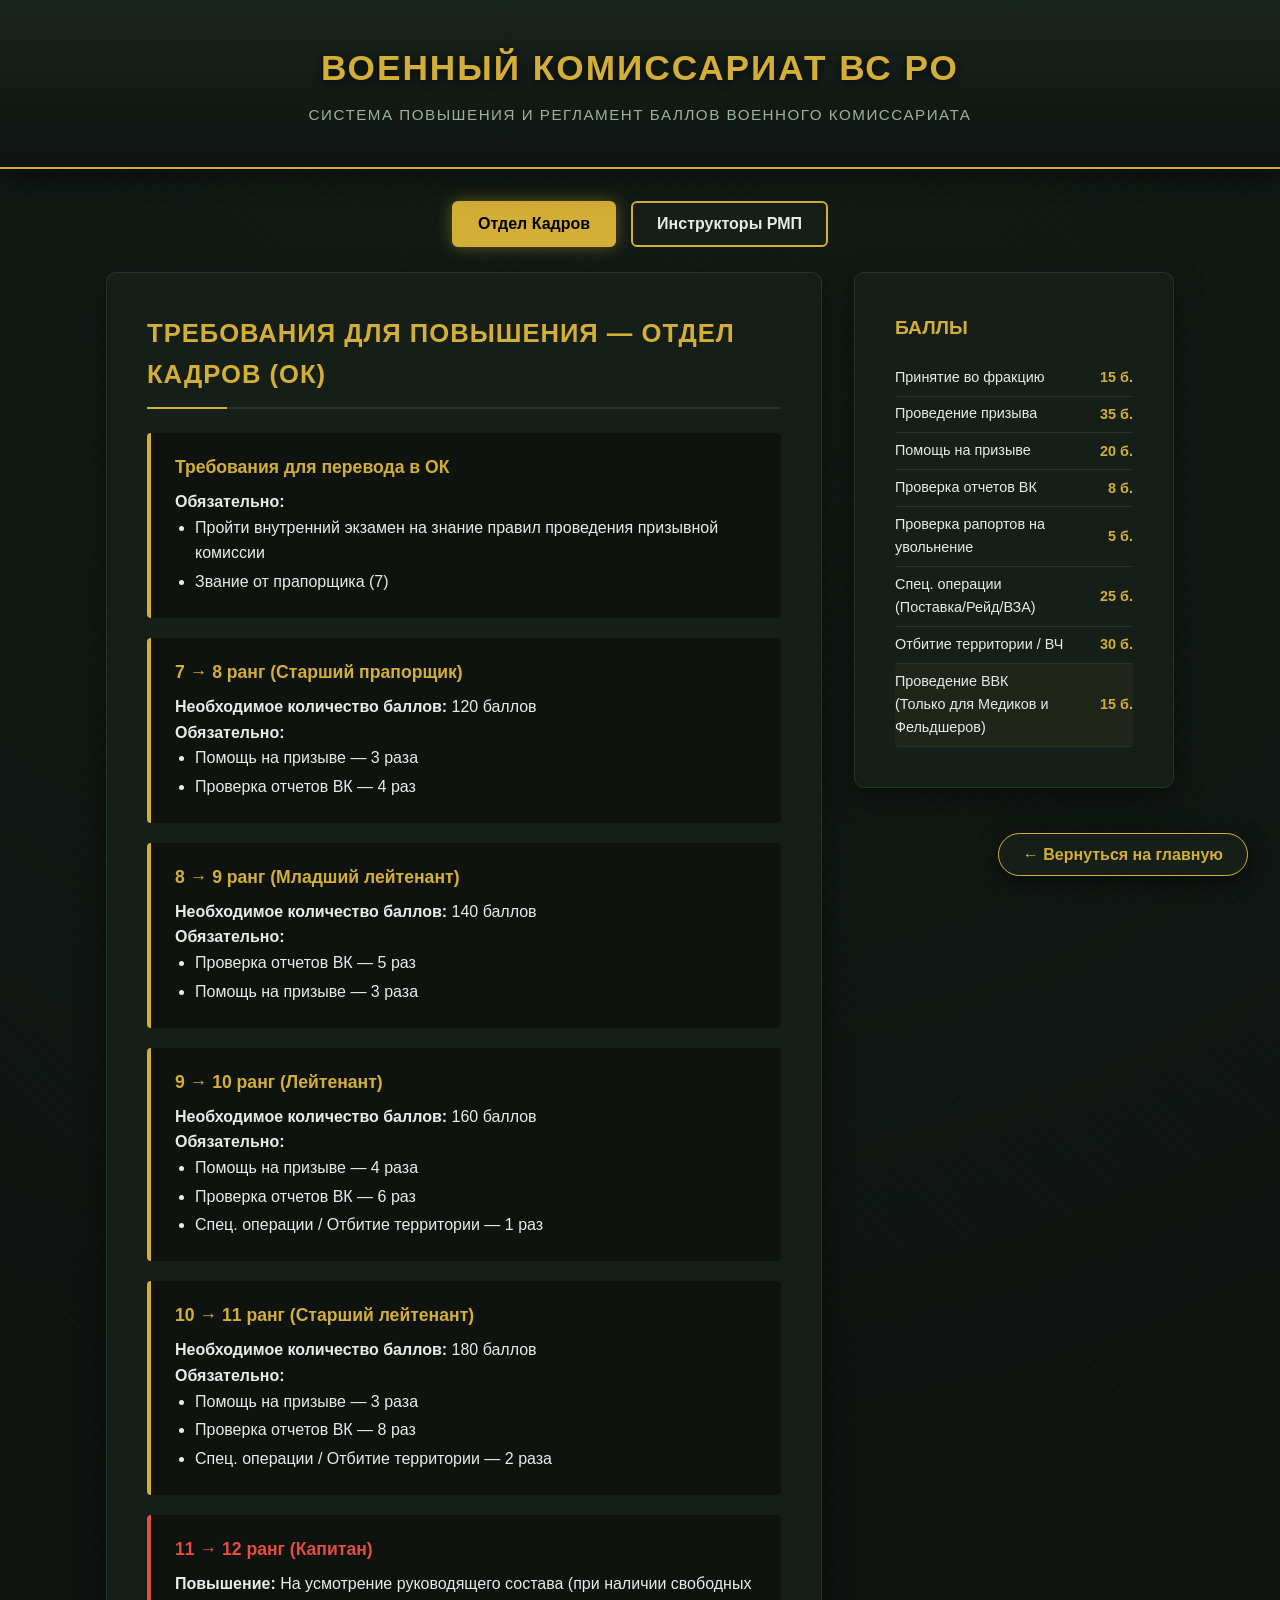
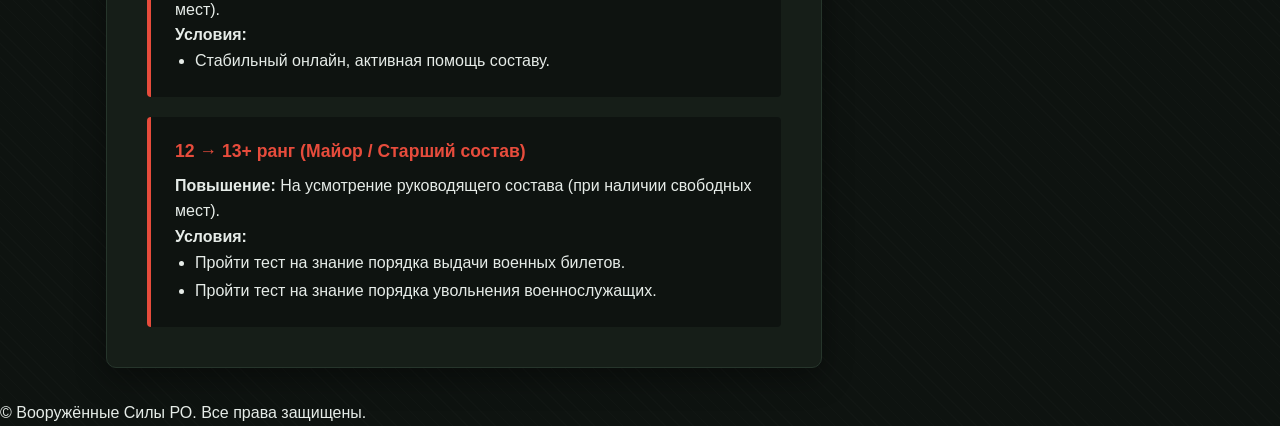
<file: povyshenie.html>
<!DOCTYPE html>
<html lang="ru">
<head>
    <meta charset="UTF-8">
    <meta name="viewport" content="width=device-width, initial-scale=1.0">
    <title>Система повышения ВК — ВК ВС РО</title>
    <link rel="stylesheet" href="style.css">
    <style>
        /* Стили для переключателя подразделений */
        .dept-toggle-wrapper {
            display: flex;
            justify-content: center;
            gap: 15px;
            margin-bottom: 25px;
        }

        .btn-toggle {
            padding: 12px 24px;
            font-size: 1rem;
            font-weight: bold;
            color: var(--text-primary, #ffffff);
            background-color: var(--card-bg, #1e1e1e);
            border: 2px solid var(--accent-gold, #d4af37);
            border-radius: 6px;
            cursor: pointer;
            transition: all 0.25s ease;
        }

        .btn-toggle:hover {
            background-color: var(--accent-gold, #d4af37);
            color: #000000;
        }

        .btn-toggle.active {
            background-color: var(--accent-gold, #d4af37);
            color: #000000;
            box-shadow: 0 0 15px rgba(212, 175, 55, 0.4);
        }

        /* Управление видимостью блоков */
        .dept-content {
            display: none;
        }

        .dept-content.active {
            display: block;
        }
    </style>
</head>
<body>

    <!-- Шапка сайта -->
    <header class="site-header">
        <h1 class="site-title">Военный Комиссариат ВС РО</h1>
        <p class="site-subtitle">Система повышения и регламент баллов Военного Комиссариата</p>
    </header>

    <!-- Основной контент -->
    <main class="container">

        <!-- Кнопки переключения подразделений -->
        <div class="dept-toggle-wrapper">
            <button class="btn-toggle active" onclick="switchDept('ok')">Отдел Кадров</button>
            <button class="btn-toggle" onclick="switchDept('rmp')">Инструкторы РМП</button>
        </div>

        <div class="promotion-layout">
            
            <!-- Основной блок требований по рангам -->
            <section class="promotion-main">
                <article class="content-block">
                    
                    <!-- ТРЕБОВАНИЯ ДЛЯ ОТДЕЛА КАДРОВ (ОК) -->
                    <div id="ok-requirements" class="dept-content active">
                        <h2 class="page-title">ТРЕБОВАНИЯ ДЛЯ ПОВЫШЕНИЯ — ОТДЕЛ КАДРОВ (ОК)</h2>
                        <div class="content-text">

                            <!-- Перевод в ОК -->
                            <div class="rank-card">
                                <p class="rank-title">Требования для перевода в ОК</p>
                                <p class="rank-subtitle"><strong>Обязательно:</strong></p>
                                <ul>
                                    <li>Пройти внутренний экзамен на знание правил проведения призывной комиссии</li>
									<li>Звание от прапорщика (7)</li>
                                </ul>
                            </div>

                            <!-- 7 -> 8 -->
                            <div class="rank-card">
                                <p class="rank-title">7 &rarr; 8 ранг (Старший прапорщик)</p>
                                <p><strong>Необходимое количество баллов:</strong> 120 баллов</p>
                                <p class="rank-subtitle"><strong>Обязательно:</strong></p>
                                <ul>
                                    <li>Помощь на призыве — 3 раза</li>
                                    <li>Проверка отчетов ВК — 4 раз</li>
                                </ul>
                            </div>

                            <!-- 8 -> 9 -->
                            <div class="rank-card">
                                <p class="rank-title">8 &rarr; 9 ранг (Младший лейтенант)</p>
                                <p><strong>Необходимое количество баллов:</strong> 140 баллов</p>
                                <p class="rank-subtitle"><strong>Обязательно:</strong></p>
                                <ul>
                                    <li>Проверка отчетов ВК — 5 раз</li>
                                    <li>Помощь на призыве — 3 раза</li>
                                </ul>
                            </div>

                            <!-- 9 -> 10 -->
                            <div class="rank-card">
                                <p class="rank-title">9 &rarr; 10 ранг (Лейтенант)</p>
                                <p><strong>Необходимое количество баллов:</strong> 160 баллов</p>
                                <p class="rank-subtitle"><strong>Обязательно:</strong></p>
                                <ul>
                                    <li>Помощь на призыве — 4 раза</li>
                                    <li>Проверка отчетов ВК — 6 раз</li>
                                    <li>Спец. операции / Отбитие территории — 1 раз</li>
                                </ul>
                            </div>

                            <!-- 10 -> 11 -->
                            <div class="rank-card">
                                <p class="rank-title">10 &rarr; 11 ранг (Старший лейтенант)</p>
                                <p><strong>Необходимое количество баллов:</strong> 180 баллов</p>
                                <p class="rank-subtitle"><strong>Обязательно:</strong></p>
                                <ul>
                                    <li>Помощь на призыве — 3 раза</li>
                                    <li>Проверка отчетов ВК — 8 раз</li>
                                    <li>Спец. операции / Отбитие территории — 2 раза</li>
                                </ul>
                            </div>

                            <!-- 11 -> 12 -->
                            <div class="rank-card rank-card-danger">
                                <p class="rank-title-danger">11 &rarr; 12 ранг (Капитан)</p>
                                <p><strong>Повышение:</strong> На усмотрение руководящего состава (при наличии свободных мест).</p>
                                <p><strong>Условия:</strong></p>
                                <ul>
                                    <li>Стабильный онлайн, активная помощь составу.</li>
                                </ul>
                            </div>

                            <!-- 12 -> 13+ -->
                            <div class="rank-card rank-card-danger" style="margin-bottom: 0;">
                                <p class="rank-title-danger">12 &rarr; 13+ ранг (Майор / Старший состав)</p>
                                <p><strong>Повышение:</strong> На усмотрение руководящего состава (при наличии свободных мест).</p>
                                <p><strong>Условия:</strong></p>
                                <ul>
                                    <li>Пройти тест на знание порядка выдачи военных билетов.</li>
                                    <li>Пройти тест на знание порядка увольнения военнослужащих.</li>
                                </ul>
                            </div>

                        </div>
                    </div>

                    <!-- ТРЕБОВАНИЯ ДЛЯ РМП -->
                    <div id="rmp-requirements" class="dept-content">
                        <h2 class="page-title">ТРЕБОВАНИЯ ДЛЯ ПОВЫШЕНИЯ — ИНСТРУКТОРЫ РМП</h2>
                        <div class="content-text">

                            <!-- 3 -> 4 -->
                            <div class="rank-card">
                                <p class="rank-title">3 &rarr; 4 ранг (Сержант)</p>
                                <p><strong>Необходимое количество баллов:</strong> 80 баллов</p>
                                <p class="rank-subtitle"><strong>Обязательно:</strong></p>
                                <ul>
                                    <li>Проверка отчетов РМП — 3 раз</li>
                                    <li>Лекция / экскурсия ВЧ — 2 раза</li>
                                    <li>Принятие присяги — 2 раза</li>
                                </ul>
                            </div>

                            <!-- 4 -> 5 -->
                            <div class="rank-card">
                                <p class="rank-title">4 &rarr; 5 ранг (Старший сержант)</p>
                                <p><strong>Необходимое количество баллов:</strong> 100 баллов</p>
                                <p class="rank-subtitle"><strong>Обязательно:</strong></p>
                                <ul>
                                    <li>Проверка отчетов РМП — 4 раз</li>
                                    <li>Принятие присяги — 3 раза</li>
                                    <li>Проведение тренировки — 2 раза</li>
                                </ul>
                            </div>

                            <!-- 5 -> 6 -->
                            <div class="rank-card">
                                <p class="rank-title">5 &rarr; 6 ранг (Старшина)</p>
                                <p><strong>Необходимое количество баллов:</strong> 120 баллов</p>
                                <p class="rank-subtitle"><strong>Обязательно:</strong></p>
                                <ul>
                                    <li>Проверка отчетов РМП — 5 раз</li>
                                    <li>Принятие присяги — 4 раза</li>
                                    <li>Помощь на лекции / тренировке — 2 раза</li>
                                </ul>
                            </div>

                            <!-- 6 -> 7 -->
                            <div class="rank-card">
                                <p class="rank-title">6 &rarr; 7 ранг (Прапорщик)</p>
                                <p><strong>Необходимое количество баллов:</strong> 140 баллов</p>
                                <p class="rank-subtitle"><strong>Обязательно:</strong></p>
                                <ul>
                                    <li>Проверка отчетов РМП — 6 раз</li>
                                    <li>Принятие присяги — 4 раза</li>
                                    <li>Спец. операции (Поставка/Рейд/ВЗА) — 1 раз</li>
                                </ul>
                            </div>

                            <!-- 7 -> 8 -->
                            <div class="rank-card">
                                <p class="rank-title">7 &rarr; 8 ранг (Старший прапорщик)</p>
                                <p><strong>Необходимое количество баллов:</strong> 160 баллов</p>
                                <p class="rank-subtitle"><strong>Обязательно:</strong></p>
                                <ul>
                                    <li>Проверка отчетов РМП — 6 раз</li>
                                    <li>Принятие присяги — 4 раз</li>
                                    <li>Проведение тренировки / лекций / экскурсия ВЧ — 3 раза</li>
                                </ul>
                            </div>

                            <!-- 8 -> 9 -->
                            <div class="rank-card">
                                <p class="rank-title">8 &rarr; 9 ранг (Младший лейтенант)</p>
                                <p><strong>Необходимое количество баллов:</strong> 180 баллов</p>
                                <p class="rank-subtitle"><strong>Обязательно:</strong></p>
                                <ul>
                                    <li>Принятие присяги — 5 раз</li>
                                    <li>Отбитие территории / ВЧ — 1 раз</li>
                                </ul>
                            </div>

                            <!-- 9 -> 10 -->
                            <div class="rank-card">
                                <p class="rank-title">9 &rarr; 10 ранг (Лейтенант)</p>
                                <p><strong>Необходимое количество баллов:</strong> 200 баллов</p>
                                <p class="rank-subtitle"><strong>Обязательно:</strong></p>
                                <ul>
                                    <li>Принятие присяги — 5 раз</li>
                                    <li>Проведение тренировки — 3 раза</li>
                                    <li>Спец. операции (Поставка/Рейд/ВЗА) — 2 раза</li>
                                </ul>
                            </div>

                            <!-- 10 -> 11 -->
                            <div class="rank-card">
                                <p class="rank-title">10 &rarr; 11 ранг (Старший лейтенант)</p>
                                <p><strong>Необходимое количество баллов:</strong> 220 баллов</p>
                                <p class="rank-subtitle"><strong>Обязательно:</strong></p>
                                <ul>
                                    <li>Принятие присяги — 6 раз</li>
                                    <li>Проведение лекций / экскурсий — 5 раза</li>
                                </ul>
                            </div>

                            <!-- 11 -> 12 -->
                            <div class="rank-card rank-card-danger">
                                <p class="rank-title-danger">11 &rarr; 12 ранг (Капитан)</p>
                                <p><strong>Повышение:</strong> На усмотрение руководящего состава (при наличии свободных мест).</p>
                                <p><strong>Условия:</strong> Стабильный онлайн, активная помощь составу.</p>
                            </div>

                            <!-- 12 -> 13+ -->
                            <div class="rank-card rank-card-danger" style="margin-bottom: 0;">
                                <p class="rank-title-danger">12 &rarr; 13+ ранг (Майор / Старший состав)</p>
                                <p><strong>Повышение:</strong> На усмотрение руководящего состава (при наличии свободных мест).</p>
                            </div>

                        </div>
                    </div>

                </article>
            </section>

            <!-- Боковая панель: Таблица баллов -->
            <aside class="promotion-sidebar">
                <article class="content-block">
                    <h3 class="sidebar-title">БАЛЛЫ</h3>
                    
                    <!-- Список баллов для ОК -->
                    <div id="ok-points" class="dept-content active">
                        <ul class="points-list">
                            <li><span>Принятие во фракцию</span><strong>15 б.</strong></li>
                            <li><span>Проведение призыва</span><strong>35 б.</strong></li>
                            <li><span>Помощь на призыве</span><strong>20 б.</strong></li>
                            <li><span>Проверка отчетов ВК</span><strong>8 б.</strong></li>
                            <li><span>Проверка рапортов на увольнение</span><strong>5 б.</strong></li>
                            <li><span>Спец. операции<br>(Поставка/Рейд/ВЗА)</span><strong>25 б.</strong></li>
                            <li><span>Отбитие территории / ВЧ</span><strong>30 б.</strong></li>
                            <li class="points-highlight"><span>Проведение ВВК<br>(Только для Медиков и Фельдшеров)</span><strong>15 б.</strong></li>
                        </ul>
                    </div>

                    <!-- Список баллов для РМП -->
                    <div id="rmp-points" class="dept-content">
                        <ul class="points-list">
                            <li><span>Принятие присяги</span><strong>15 б.</strong></li>
                            <li><span>Проверка отчетов РМП</span><strong>8 б.</strong></li>
                            <li><span>Проведение тренировки</span><strong>15 б.</strong></li>
                            <li><span>Лекция / экскурсия ВЧ</span><strong>15 б.</strong></li>
                            <li><span>Помощь: лекция / тренировка</span><strong>10 б.</strong></li>
                            <li><span>Спец. операции<br>(Поставка/Рейд/ВЗА)</span><strong>25 б.</strong></li>
                            <li><span>Отбитие территории / ВЧ</span><strong>30 б.</strong></li>
                            <li class="points-highlight"><span>Проведение ВВК<br>(Только для Медиков и Фельдшеров)</span><strong>15 б.</strong></li>
                        </ul>
                    </div>

                </article>
            </aside>

        </div>

        <!-- Кнопка возврата -->
        <div class="btn-back-wrapper">
            <a href="index.html" class="btn-back">&larr; Вернуться на главную</a>
        </div>
    </main>

    <!-- Подвал сайта -->
    <footer class="site-footer">
        <p>&copy; Вооружённые Силы РО. Все права защищены.</p>
    </footer>

    <!-- Логика переключения закладок -->
    <script>
        function switchDept(dept) {
            // Скрываем все блоки
            document.querySelectorAll('.dept-content').forEach(el => {
                el.classList.remove('active');
            });

            // Снимаем активность со всех кнопок
            document.querySelectorAll('.btn-toggle').forEach(btn => {
                btn.classList.remove('active');
            });

            // Активируем нужные блоки и кнопку
            if (dept === 'ok') {
                document.getElementById('ok-requirements').classList.add('active');
                document.getElementById('ok-points').classList.add('active');
                event.target.classList.add('active');
            } else if (dept === 'rmp') {
                document.getElementById('rmp-requirements').classList.add('active');
                document.getElementById('rmp-points').classList.add('active');
                event.target.classList.add('active');
            }
        }
    </script>
</body>
</html>
</file>
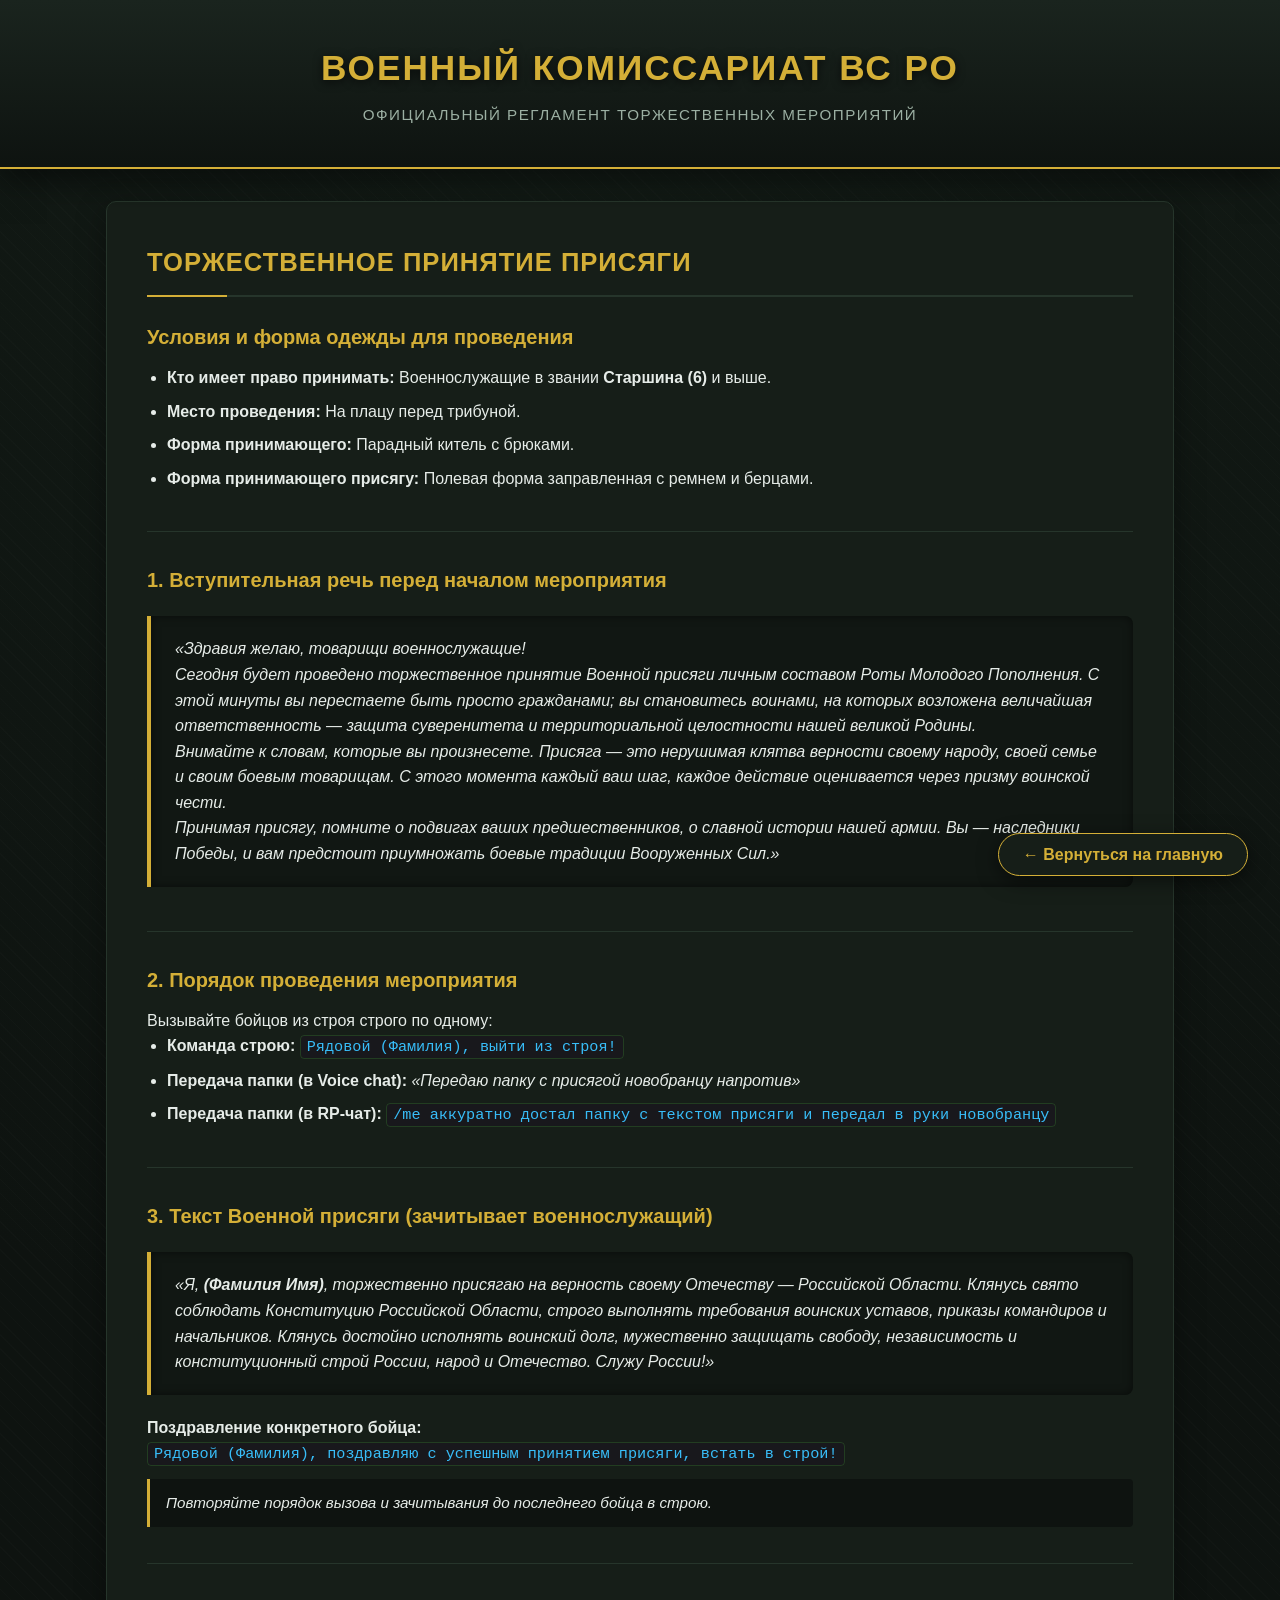
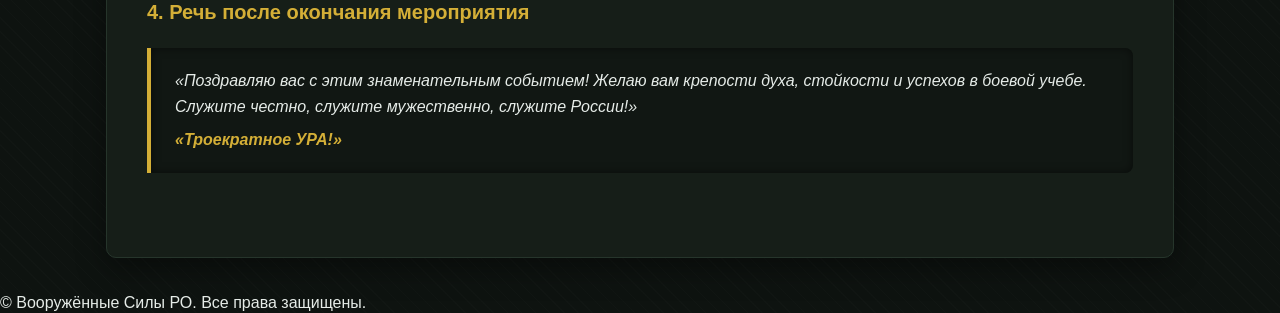
<file: prisyaga.html>
<!DOCTYPE html>
<html lang="ru">
<head>
    <meta charset="UTF-8">
    <meta name="viewport" content="width=device-width, initial-scale=1.0">
    <title>Принятие присяги — ВК ВС РО</title>
    <link rel="stylesheet" href="style.css">
</head>
<body>

    <!-- Шапка сайта -->
    <header class="site-header">
        <h1 class="site-title">Военный Комиссариат ВС РО</h1>
        <p class="site-subtitle">Официальный регламент торжественных мероприятий</p>
    </header>

    <!-- Основной контент -->
    <main class="container">
        <article class="content-block">
            <h2 class="page-title">ТОРЖЕСТВЕННОЕ ПРИНЯТИЕ ПРИСЯГИ</h2>
            
            <div class="content-text">
                
                <!-- Блок 0: Общие требования и форма одежды -->
                <section class="step-section">
                    <h3 class="step-title-warning">Условия и форма одежды для проведения</h3>
                    <ul class="info-list">
                        <li><strong>Кто имеет право принимать:</strong> Военнослужащие в звании <strong>Старшина (6)</strong> и выше.</li>
                        <li><strong>Место проведения:</strong> На плацу перед трибуной.</li>
                        <li><strong>Форма принимающего:</strong> Парадный китель с брюками.</li>
                        <li><strong>Форма принимающего присягу:</strong> Полевая форма заправленная с ремнем и берцами.</li>
                    </ul>
                </section>

                <!-- Блок 1: Речь перед началом -->
                <section class="step-section">
                    <h3 class="step-title">1. Вступительная речь перед началом мероприятия</h3>
                    <div class="speech-box">
                        <p>«Здравия желаю, товарищи военнослужащие!</p>
                        <p>Сегодня будет проведено торжественное принятие Военной присяги личным составом Роты Молодого Пополнения. С этой минуты вы перестаете быть просто гражданами; вы становитесь воинами, на которых возложена величайшая ответственность — защита суверенитета и территориальной целостности нашей великой Родины.</p>
                        <p>Внимайте к словам, которые вы произнесете. Присяга — это нерушимая клятва верности своему народу, своей семье и своим боевым товарищам. С этого момента каждый ваш шаг, каждое действие оценивается через призму воинской чести.</p>
                        <p>Принимая присягу, помните о подвигах ваших предшественников, о славной истории нашей армии. Вы — наследники Победы, и вам предстоит приумножать боевые традиции Вооруженных Сил.»</p>
                    </div>
                </section>

                <!-- Блок 2: Порядок проведения мероприятия -->
                <section class="step-section">
                    <h3 class="step-title">2. Порядок проведения мероприятия</h3>
                    <p>Вызывайте бойцов из строя строго по одному:</p>
                    <ul class="info-list">
                        <li><strong>Команда строю:</strong> <code>Рядовой (Фамилия), выйти из строя!</code></li>
                        <li><strong>Передача папки (в Voice chat):</strong> <em>«Передаю папку с присягой новобранцу напротив»</em></li>
                        <li><strong>Передача папки (в RP-чат):</strong> <code>/me аккуратно достал папку с текстом присяги и передал в руки новобранцу</code></li>
                    </ul>
                </section>

                <!-- Блок 3: Текст присяги -->
                <section class="step-section">
                    <h3 class="step-title-warning">3. Текст Военной присяги (зачитывает военнослужащий)</h3>
                    <div class="speech-box">
                        <p>
                            «Я, <strong>(Фамилия Имя)</strong>, торжественно присягаю на верность своему Отечеству — Российской Области. Клянусь свято соблюдать Конституцию Российской Области, строго выполнять требования воинских уставов, приказы командиров и начальников. Клянусь достойно исполнять воинский долг, мужественно защищать свободу, независимость и конституционный строй России, народ и Отечество. Служу России!»
                        </p>
                    </div>

                    <div style="margin-top: 1.25rem;">
                        <p><strong>Поздравление конкретного бойца:</strong></p>
                        <p><code>Рядовой (Фамилия), поздравляю с успешным принятием присяги, встать в строй!</code></p>
                    </div>

                    <div class="info-note">
                        Повторяйте порядок вызова и зачитывания до последнего бойца в строю.
                    </div>
                </section>

                <!-- Блок 4: Заключительная речь -->
                <section class="step-section">
                    <h3 class="step-title">4. Речь после окончания мероприятия</h3>
                    <div class="speech-box">
                        <p>«Поздравляю вас с этим знаменательным событием! Желаю вам крепости духа, стойкости и успехов в боевой учебе. Служите честно, служите мужественно, служите России!»</p>
                        <p style="color: var(--accent-gold, #d4af37); font-weight: bold; margin-top: 0.5rem;">«Троекратное УРА!»</p>
                    </div>
                </section>

            </div>
        </article>

        <!-- Кнопка возврата -->
        <div class="btn-back-wrapper">
            <a href="index.html" class="btn-back">&larr; Вернуться на главную</a>
        </div>
    </main>

    <footer class="site-footer">
        <p>&copy; Вооружённые Силы РО. Все права защищены.</p>
    </footer>

</body>
</html>
</file>
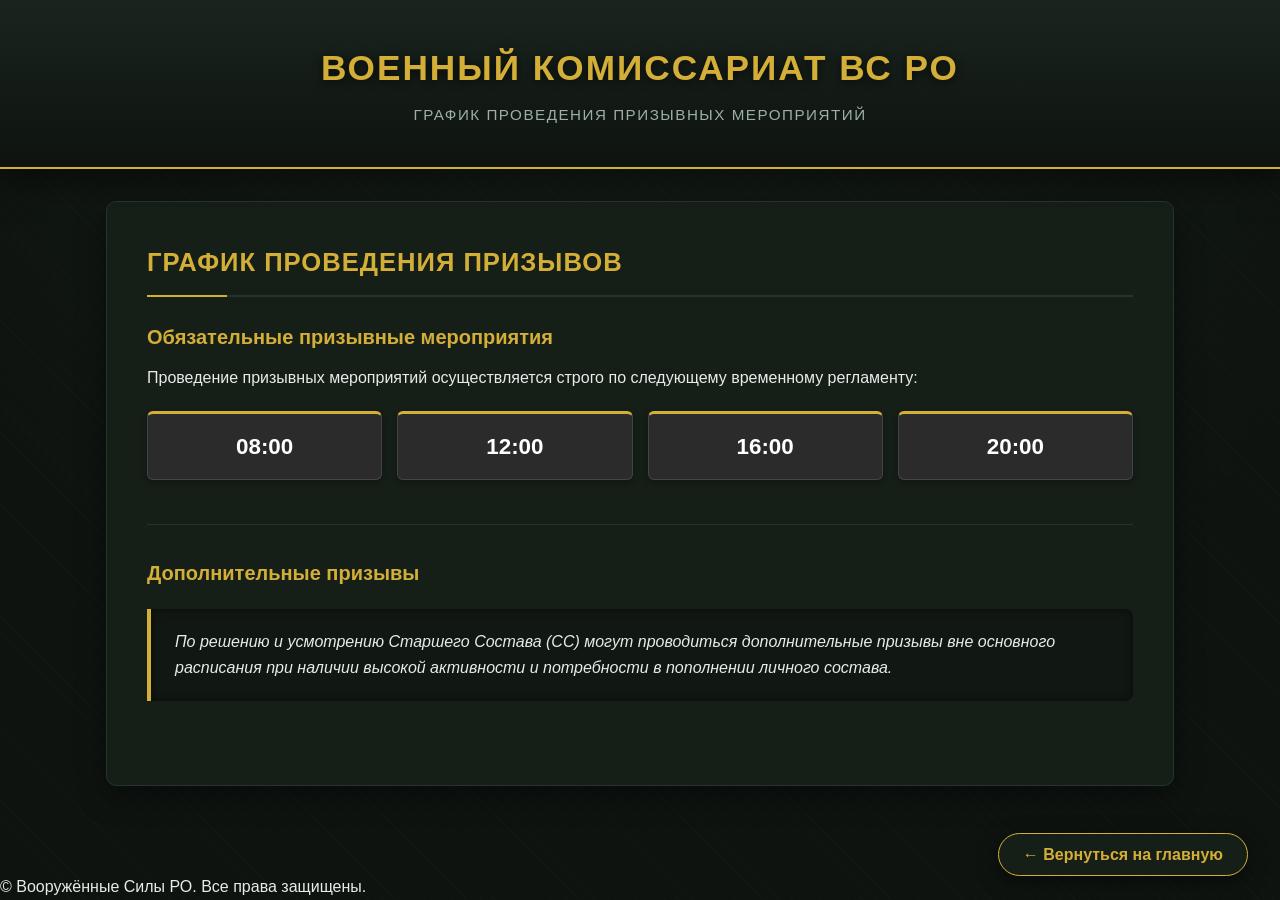
<file: priziv_schedule.html>
<!DOCTYPE html>
<html lang="ru">
<head>
    <meta charset="UTF-8">
    <meta name="viewport" content="width=device-width, initial-scale=1.0">
    <title>График призывов — ВК ВС РО</title>
    <link rel="stylesheet" href="style.css">
    <style>
        .schedule-grid {
            display: grid;
            grid-template-columns: repeat(auto-fit, minmax(130px, 1fr));
            gap: 15px;
            margin: 20px 0;
        }

        .time-box {
            background-color: #2b2b2b;
            border: 1px solid #444;
            border-top: 3px solid var(--accent-gold, #d4af37);
            padding: 15px 10px;
            text-align: center;
            border-radius: 6px;
            font-size: 1.4rem;
            font-weight: bold;
            color: #fff;
            box-shadow: 0 2px 6px rgba(0, 0, 0, 0.3);
        }
    </style>
</head>
<body>

    <!-- Шапка сайта -->
    <header class="site-header">
        <h1 class="site-title">Военный Комиссариат ВС РО</h1>
        <p class="site-subtitle">График проведения призывных мероприятий</p>
    </header>

    <!-- Основной контент -->
    <main class="container">
        <article class="content-block">
            <h2 class="page-title">ГРАФИК ПРОВЕДЕНИЯ ПРИЗЫВОВ</h2>
            
            <div class="content-text">
                
                <section class="step-section">
                    <h3 class="step-title">Обязательные призывные мероприятия</h3>
                    <p>Проведение призывных мероприятий осуществляется строго по следующему временному регламенту:</p>
                    
                    <div class="schedule-grid">
                        <div class="time-box">08:00</div>
                        <div class="time-box">12:00</div>
                        <div class="time-box">16:00</div>
                        <div class="time-box">20:00</div>
                    </div>
                </section>

                <section class="step-section">
                    <h3 class="step-title-warning">Дополнительные призывы</h3>
                    <div class="speech-box">
                        По решению и усмотрению Старшего Состава (СС) могут проводиться дополнительные призывы вне основного расписания при наличии высокой активности и потребности в пополнении личного состава.
                    </div>
                </section>

            </div>
        </article>

        <!-- Кнопка возврата -->
        <div class="btn-back-wrapper">
            <a href="index.html" class="btn-back">&larr; Вернуться на главную</a>
        </div>
    </main>

    <footer class="site-footer">
        <p>&copy; Вооружённые Силы РО. Все права защищены.</p>
    </footer>

</body>
</html>
</file>
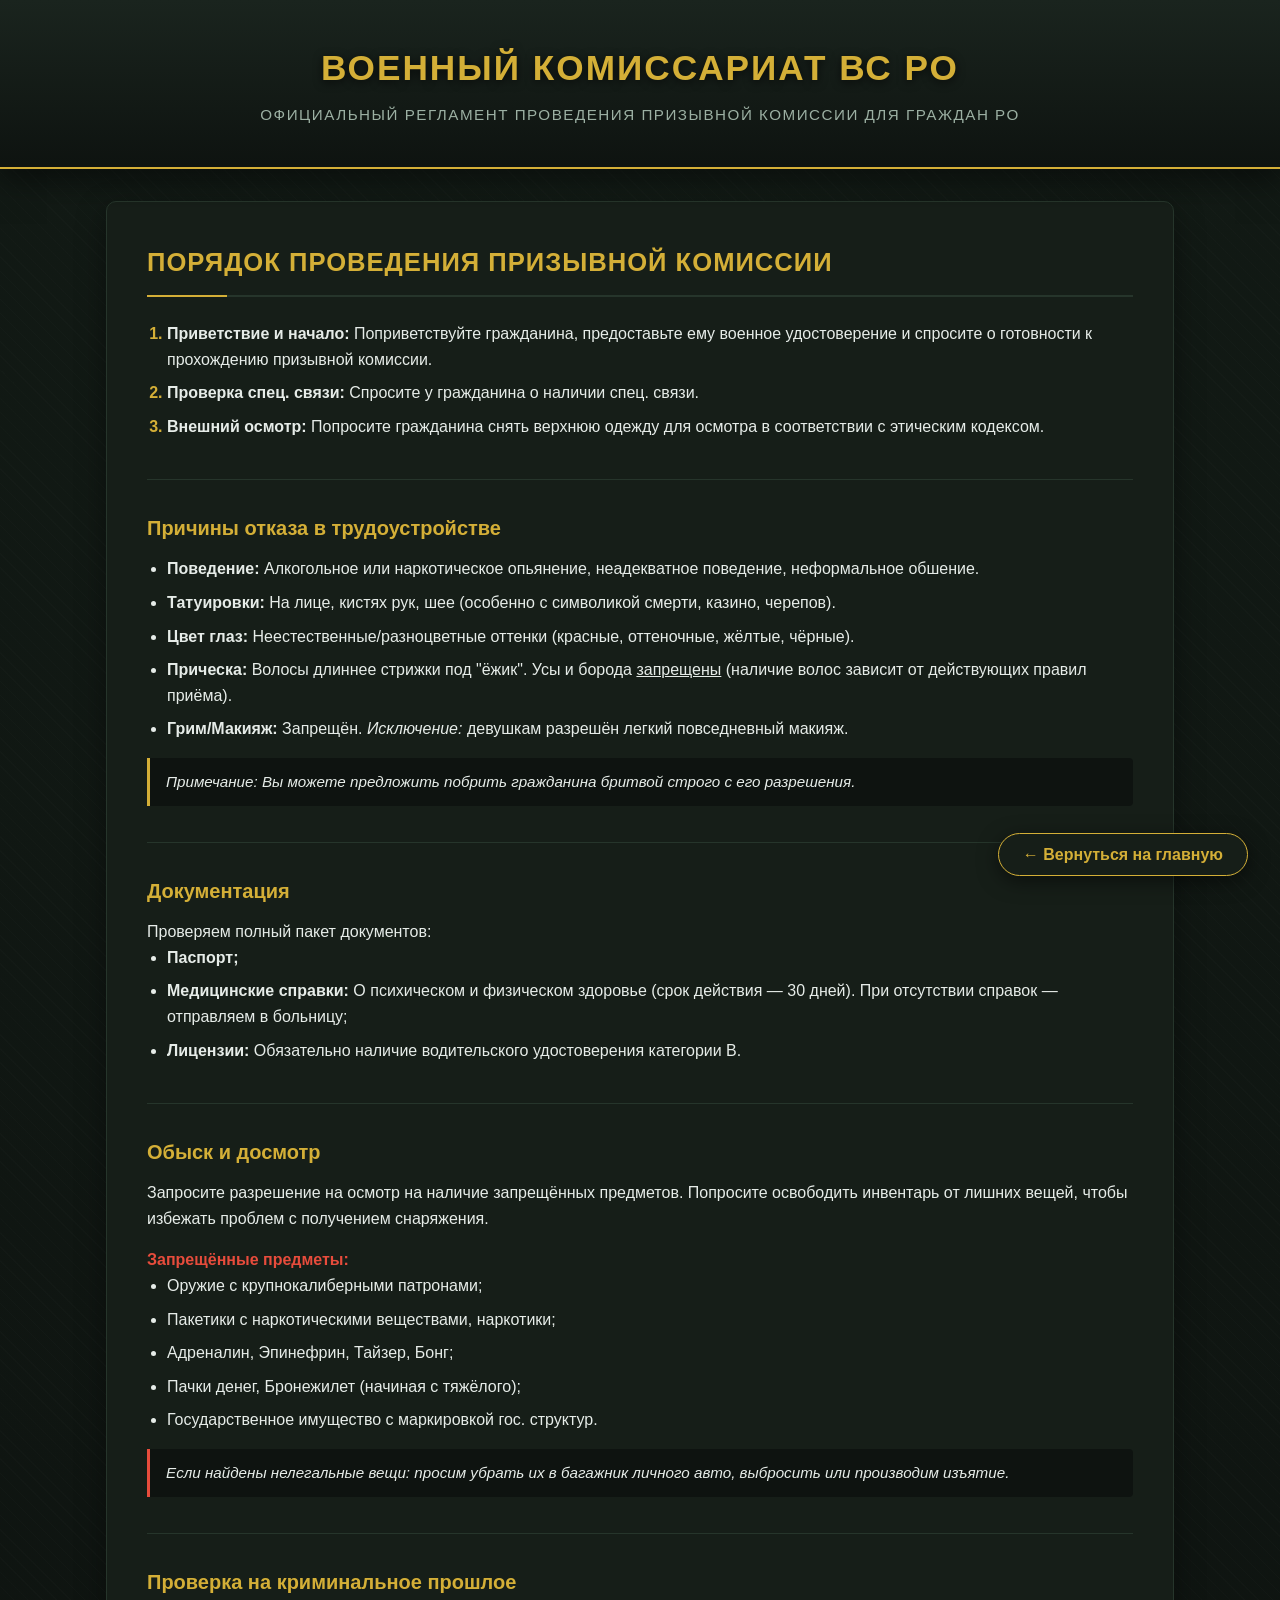
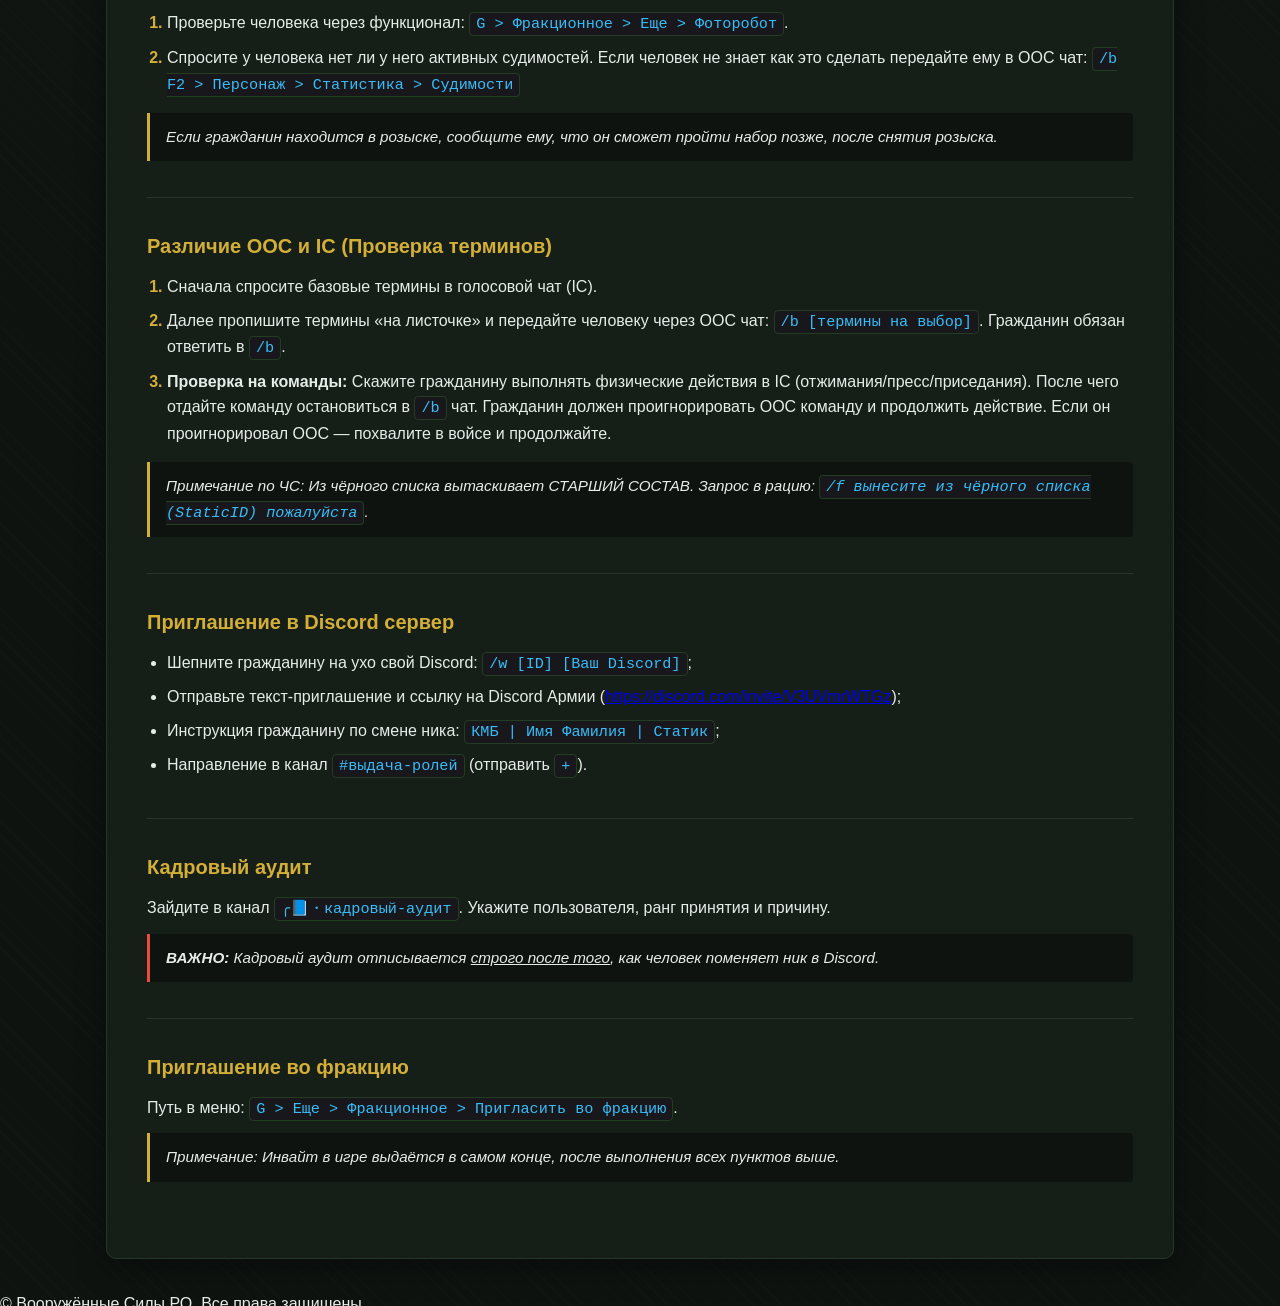
<file: sobesedovanie.html>
<!DOCTYPE html>
<html lang="ru">
<head>
    <meta charset="UTF-8">
    <meta name="viewport" content="width=device-width, initial-scale=1.0">
    <title>Порядок проведения призывной комиссии — ВК ВС РО</title>
    <link rel="stylesheet" href="style.css">
</head>
<body>

    <!-- Шапка сайта -->
    <header class="site-header">
        <h1 class="site-title">Военный Комиссариат ВС РО</h1>
        <p class="site-subtitle">Официальный регламент проведения призывной комиссии для граждан РО</p>
    </header>

    <!-- Основной контент -->
    <main class="container">
        <article class="content-block">
            <h2 class="page-title">ПОРЯДОК ПРОВЕДЕНИЯ ПРИЗЫВНОЙ КОМИССИИ</h2>
            
            <div class="content-text">
                
                <!-- Шаги 1-3 -->
                <section class="step-section">
                    <ol class="rules-list">
                        <li><strong>Приветствие и начало:</strong> Поприветствуйте гражданина, предоставьте ему военное удостоверение и спросите о готовности к прохождению призывной комиссии.</li>
                        <li><strong>Проверка спец. связи:</strong> Спросите у гражданина о наличии спец. связи.</li>
                        <li><strong>Внешний осмотр:</strong> Попросите гражданина снять верхнюю одежду для осмотра в соответствии с этическим кодексом.</li>
                    </ol>
                </section>

                <!-- Причины отказа -->
                <section class="step-section">
                    <h3 class="step-title-warning">Причины отказа в трудоустройстве</h3>
                    <ul class="info-list">
						<li><strong>Поведение:</strong> Алкогольное или наркотическое опьянение, неадекватное поведение, неформальное обшение.</li>
                        <li><strong>Татуировки:</strong> На лице, кистях рук, шее (особенно с символикой смерти, казино, черепов).</li>
                        <li><strong>Цвет глаз:</strong> Неестественные/разноцветные оттенки (красные, оттеночные, жёлтые, чёрные).</li>
                        <li><strong>Прическа:</strong> Волосы длиннее стрижки под "ёжик". Усы и борода <u>запрещены</u> (наличие волос зависит от действующих правил приёма).</li>
                        <li><strong>Грим/Макияж:</strong> Запрещён. <em>Исключение:</em> девушкам разрешён легкий повседневный макияж.</li>
                    </ul>
                    <div class="info-note">
                        Примечание: Вы можете предложить побрить гражданина бритвой строго с его разрешения.
                    </div>
                </section>

                <!-- Документация -->
                <section class="step-section">
                    <h3 class="step-title">Документация</h3>
                    <p>Проверяем полный пакет документов:</p>
                    <ul class="info-list">
                        <li><strong>Паспорт;</strong></li>
                        <li><strong>Медицинские справки:</strong> О психическом и физическом здоровье (срок действия — 30 дней). При отсутствии справок — отправляем в больницу;</li>
                        <li><strong>Лицензии:</strong> Обязательно наличие водительского удостоверения категории B.</li>
                    </ul>
                </section>

                <!-- Обыск -->
                <section class="step-section">
                    <h3 class="step-title">Обыск и досмотр</h3>
                    <p>Запросите разрешение на осмотр на наличие запрещённых предметов. Попросите освободить инвентарь от лишних вещей, чтобы избежать проблем с получением снаряжения.</p>
                    
                    <p class="text-danger" style="margin-top: 1rem;">Запрещённые предметы:</p>
                    <ul class="info-list">
                        <li>Оружие с крупнокалиберными патронами;</li>
                        <li>Пакетики с наркотическими веществами, наркотики;</li>
                        <li>Адреналин, Эпинефрин, Тайзер, Бонг;</li>
                        <li>Пачки денег, Бронежилет (начиная с тяжёлого);</li>
                        <li>Государственное имущество с маркировкой гос. структур.</li>
                    </ul>
                    <div class="info-note info-note-danger">
                        Если найдены нелегальные вещи: просим убрать их в багажник личного авто, выбросить или производим изъятие.
                    </div>
                </section>

                <!-- Фоторобот -->
                <section class="step-section">
                    <h3 class="step-title">Проверка на криминальное прошлое</h3>
					<ol class="rules-list">
                        <li>Проверьте человека через функционал: <code>G &gt; Фракционное &gt; Еще &gt; Фоторобот</code>.</li>
                        <li>Спросите у человека нет ли у него активных судимостей. Если человек не знает как это сделать передайте ему в OOC чат: <code>/b F2 > Персонаж > Статистика > Судимости</code></li>         
                    </ol>
                    <div class="info-note">
                        Если гражданин находится в розыске, сообщите ему, что он сможет пройти набор позже, после снятия розыска.
                    </div>
                </section>

                <!-- Проверка RP и терминов -->
                <section class="step-section">
                    <h3 class="step-title">Различие OOC и IC (Проверка терминов)</h3>
                    <ol class="rules-list">
                        <li>Сначала спросите базовые термины в голосовой чат (IC).</li>
                        <li>Далее пропишите термины «на листочке» и передайте человеку через OOC чат: <code>/b [термины на выбор]</code>. Гражданин обязан ответить в <code>/b</code>.</li>
                        <li><strong>Проверка на команды:</strong> Скажите гражданину выполнять физические действия в IC (отжимания/пресс/приседания). После чего отдайте команду остановиться в <code>/b</code> чат. Гражданин должен проигнорировать OOC команду и продолжить действие. Если он проигнорировал OOC — похвалите в войсе и продолжайте.</li>
                    </ol>
                    <div class="info-note">
                        Примечание по ЧС: Из чёрного списка вытаскивает СТАРШИЙ СОСТАВ. Запрос в рацию: <code>/f вынесите из чёрного списка (StaticID) пожалуйста</code>.
                    </div>
                </section>

                <!-- Discord -->
                <section class="step-section">
                    <h3 class="step-title">Приглашение в Discord сервер</h3>
                    <ul class="info-list">
                        <li>Шепните гражданину на ухо свой Discord: <code>/w [ID] [Ваш Discord]</code>;</li>
                        <li>Отправьте текст-приглашение и ссылку на Discord Армии (<a href="https://discord.com/invite/V3UVmrWTGz" target="_blank" class="link-gold">https://discord.com/invite/V3UVmrWTGz</a>);</li>
                        <li>Инструкция гражданину по смене ника: <code>КМБ | Имя Фамилия | Статик</code>;</li>
                        <li>Направление в канал <code>#выдача-ролей</code> (отправить <code>+</code>).</li>
                    </ul>
                </section>

                <!-- Кадровый аудит -->
                <section class="step-section">
                    <h3 class="step-title">Кадровый аудит</h3>
                    <p>Зайдите в канал <code>╭📘・кадровый-аудит</code>. Укажите пользователя, ранг принятия и причину.</p>
                    <div class="info-note info-note-danger">
                        <strong>ВАЖНО:</strong> Кадровый аудит отписывается <u>строго после того</u>, как человек поменяет ник в Discord.
                    </div>
                </section>

                <!-- Приглашение -->
                <section class="step-section">
                    <h3 class="step-title">Приглашение во фракцию</h3>
                    <p>Путь в меню: <code>G &gt; Еще &gt; Фракционное &gt; Пригласить во фракцию</code>.</p>
                    <div class="info-note">
                        Примечание: Инвайт в игре выдаётся в самом конце, после выполнения всех пунктов выше.
                    </div>
                </section>

            </div>
        </article>

        <!-- Кнопка возврата -->
        <div class="btn-back-wrapper">
            <a href="index.html" class="btn-back">&larr; Вернуться на главную</a>
        </div>
    </main>

    <footer class="site-footer">
        <p>&copy; Вооружённые Силы РО. Все права защищены.</p>
    </footer>

</body>
</html>
</file>
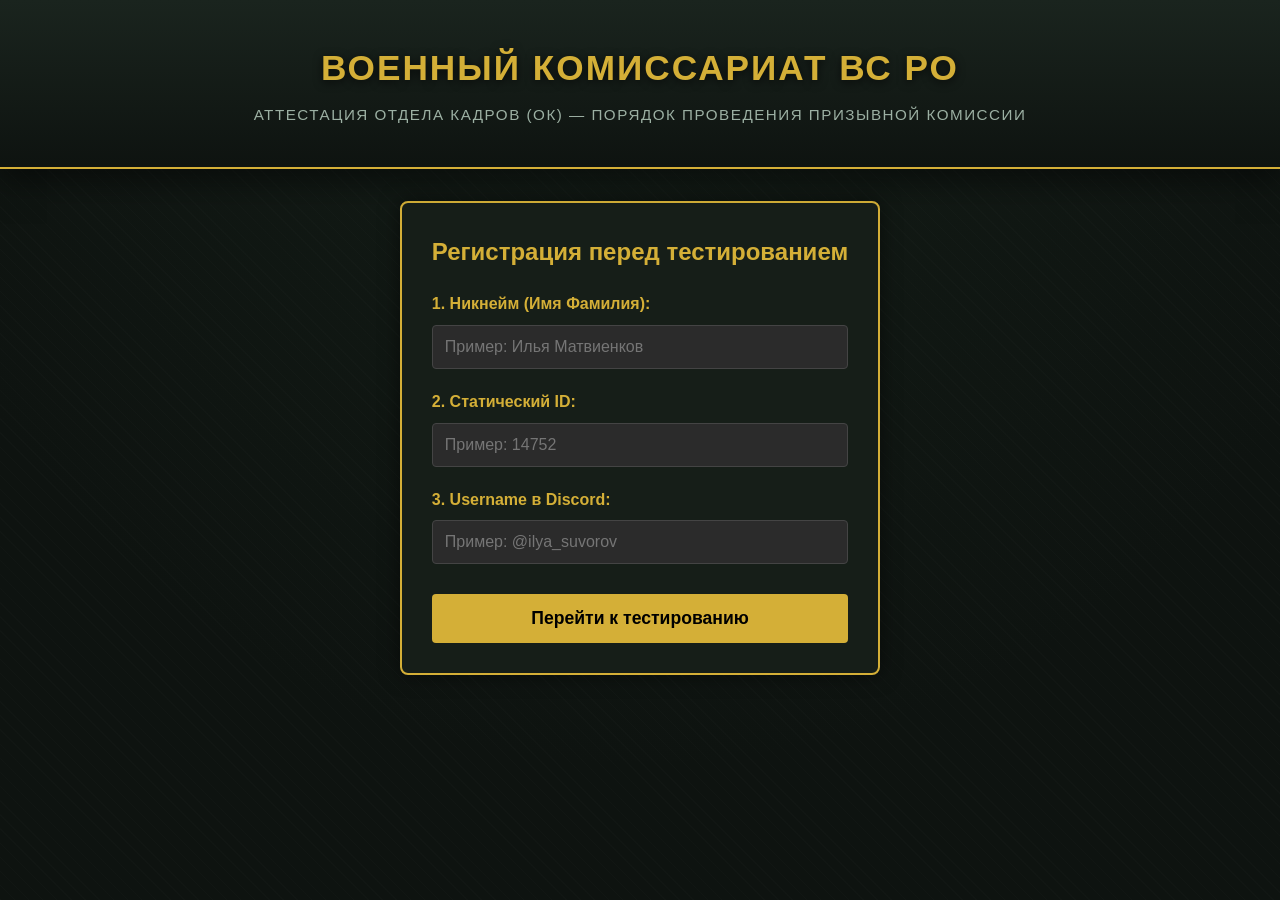
<file: test_ok_priziv.html>
<!DOCTYPE html>
<html lang="ru">
<head>
    <meta charset="UTF-8">
    <meta name="viewport" content="width=device-width, initial-scale=1.0">
    <title>Тест ОК: Порядок проведения призывной комиссии — ВК ВС РО</title>
    <link rel="stylesheet" href="style.css">
    <style>
        .test-container {
            max-width: 800px;
            margin: 0 auto;
            background-color: var(--card-bg, #1e1e1e);
            border: 2px solid var(--accent-gold, #d4af37);
            border-radius: 8px;
            padding: 30px;
            box-shadow: 0 0 20px rgba(0, 0, 0, 0.5);
            color: var(--text-primary, #ffffff);
        }

        .form-group {
            margin-bottom: 20px;
        }

        .form-group label {
            display: block;
            margin-bottom: 8px;
            font-weight: bold;
            color: var(--accent-gold, #d4af37);
        }

        .form-group input {
            width: 100%;
            padding: 12px;
            border: 1px solid #444;
            border-radius: 4px;
            background-color: #2b2b2b;
            color: #fff;
            font-size: 1rem;
            box-sizing: border-box;
        }

        .form-group input:focus {
            border-color: var(--accent-gold, #d4af37);
            outline: none;
        }

        .btn-submit {
            display: inline-block;
            width: 100%;
            padding: 14px;
            background-color: var(--accent-gold, #d4af37);
            color: #000;
            font-weight: bold;
            font-size: 1.1rem;
            border: none;
            border-radius: 4px;
            cursor: pointer;
            transition: background-color 0.2s ease;
            margin-top: 10px;
        }

        .btn-submit:hover {
            background-color: #b59228;
        }

        .question-card {
            background-color: #2b2b2b;
            border-left: 4px solid var(--accent-gold, #d4af37);
            padding: 15px 20px;
            margin-bottom: 20px;
            border-radius: 0 4px 4px 0;
        }

        .question-title {
            font-size: 1.1rem;
            font-weight: bold;
            margin-bottom: 12px;
        }

        .option-label {
            display: flex;
            align-items: center;
            gap: 10px;
            margin-bottom: 10px;
            cursor: pointer;
            font-size: 0.95rem;
        }

        .option-label input[type="radio"] {
            accent-color: var(--accent-gold, #d4af37);
            width: 18px;
            height: 18px;
            cursor: pointer;
        }

        /* Окно результатов */
        .result-box {
            text-align: center;
            padding: 20px;
        }

        .user-info-bar {
            background-color: #2b2b2b;
            padding: 15px;
            border-radius: 6px;
            font-size: 1.1rem;
            margin-bottom: 25px;
            border: 1px solid #444;
            display: flex;
            justify-content: center;
            gap: 15px;
            flex-wrap: wrap;
        }

        .user-info-item {
            font-weight: bold;
            color: #fff;
        }

        .user-info-item span {
            color: var(--accent-gold, #d4af37);
        }

        .score-display {
            font-size: 2.5rem;
            font-weight: bold;
            margin-bottom: 15px;
        }

        .status-badge {
            display: inline-block;
            padding: 12px 30px;
            font-size: 1.5rem;
            font-weight: bold;
            border-radius: 6px;
            text-transform: uppercase;
            letter-spacing: 2px;
        }

        .status-passed {
            background-color: #2e7d32;
            color: #fff;
            box-shadow: 0 0 15px rgba(46, 125, 50, 0.5);
        }

        .status-failed {
            background-color: #c62828;
            color: #fff;
            box-shadow: 0 0 15px rgba(198, 40, 40, 0.5);
        }

        .hidden {
            display: none;
        }
    </style>
</head>
<body>

    <header class="site-header">
        <h1 class="site-title">Военный Комиссариат ВС РО</h1>
        <p class="site-subtitle">Аттестация Отдела Кадров (ОК) — Порядок проведения призывной комиссии</p>
    </header>

    <main class="container">
        <div class="test-container">

            <!-- ШАГ 1: Ввод данных призывника/сотрудника -->
            <div id="step-registration">
                <h2 style="text-align: center; margin-bottom: 20px; color: var(--accent-gold, #d4af37);">Регистрация перед тестированием</h2>
                <form id="form-user" onsubmit="startTest(event)">
                    <div class="form-group">
                        <label for="input-nickname">1. Никнейм (Имя Фамилия):</label>
                        <input type="text" id="input-nickname" placeholder="Пример: Илья Матвиенков" required>
                    </div>
                    <div class="form-group">
                        <label for="input-static">2. Статический ID:</label>
                        <input type="text" id="input-static" placeholder="Пример: 14752" required>
                    </div>
                    <div class="form-group">
                        <label for="input-discord">3. Username в Discord:</label>
                        <input type="text" id="input-discord" placeholder="Пример: @ilya_suvorov" required>
                    </div>
                    <button type="submit" class="btn-submit">Перейти к тестированию</button>
                </form>
            </div>

            <!-- ШАГ 2: Блок вопросов (скрыт по умолчанию) -->
            <div id="step-quiz" class="hidden">
                <h2 style="text-align: center; margin-bottom: 25px; color: var(--accent-gold, #d4af37);">Тестирование Отдела Кадров</h2>
                <form id="form-quiz" onsubmit="submitQuiz(event)">
                    
                    <!-- Вопрос 1 -->
                    <div class="question-card">
                        <div class="question-title">1. Какое главное требование к документам призывника перед началом проверки?</div>
                        <label class="option-label"><input type="radio" name="q1" value="0" required> Попросить просто назвать паспортные данные на слух</label>
                        <label class="option-label"><input type="radio" name="q1" value="1"> Сверить паспорт, медицинскую карту и лицензии через передачи по RP (OOC/IC)</label>
                        <label class="option-label"><input type="radio" name="q1" value="0"> Наличие только лицензии на оружие</label>
                    </div>

                    <!-- Вопрос 2 -->
                    <div class="question-card">
                        <div class="question-title">2. Что обязан сделать сотрудник ОК первым делом при начале работы с гражданином на призыве?</div>
                        <label class="option-label"><input type="radio" name="q2" value="0"> Сразу выдать форму и погоны</label>
                        <label class="option-label"><input type="radio" name="q2" value="1"> Поздроваться, представиться (должность, звание, фамилия) и запросить документы</label>
                        <label class="option-label"><input type="radio" name="q2" value="0"> Отправить на прохождение ВВК без проверки личности</label>
                    </div>

                    <!-- Вопрос 3 -->
                    <div class="question-card">
                        <div class="question-title">3. Какова роль медицинского работника (ВВК) на призывной комиссии?</div>
                        <label class="option-label"><input type="radio" name="q3" value="1"> Проведение медицинского освидетельствования и выдача заключения о годности к службе</label>
                        <label class="option-label"><input type="radio" name="q3" value="0"> Проверка наличия розыска и судимостей</label>
                        <label class="option-label"><input type="radio" name="q3" value="0"> Выдача воинского билета</label>
                    </div>

                    <!-- Вопрос 4 -->
                    <div class="question-card">
                        <div class="question-title">4. Что является основанием для моментального отказа гражданину в прохождении призыва?</div>
                        <label class="option-label"><input type="radio" name="q4" value="0"> Отсутствие опыта работы в госслужбах</label>
                        <label class="option-label"><input type="radio" name="q4" value="1"> Наличие активного розыска, судимостей или непогашенных штрафов/черного списка</label>
                        <label class="option-label"><input type="radio" name="q4" value="0"> Нестандартный внешний вид прически</label>
                    </div>

                    <!-- Вопрос 5 -->
                    <div class="question-card">
                        <div class="question-title">5. Как проверяются термины и знания правил у призывника во время проведения комиссии?</div>
                        <label class="option-label"><input type="radio" name="q5" value="0"> Путем написания вопросов в чат без соблюдения IC/OOC разделений</label>
                        <label class="option-label"><input type="radio" name="q5" value="1"> Путем проверки RP-грамотности, соблюдения чатов (IC/OOC) и психологического теста</label>
                        <label class="option-label"><input type="radio" name="q5" value="0"> Проверка знаний правил призыва не проводится вообще</label>
                    </div>

                    <!-- Вопрос 6 -->
                    <div class="question-card">
                        <div class="question-title">6. Что обязателен сделать сотрудник ОК сразу после успешного принятия новобранца?</div>
                        <label class="option-label"><input type="radio" name="q6" value="1"> Занести данные новобранца в Кадровый Аудит (дискорд/реестр) и передать Инструкторам РМП</label>
                        <label class="option-label"><input type="radio" name="q6" value="0"> Отпустить новобранца гулять по территории ВЧ</label>
                        <label class="option-label"><input type="radio" name="q6" value="0"> Выдать ему табельное оружие и отправлять на КПП</label>
                    </div>

                    <!-- Вопрос 7 -->
                    <div class="question-card">
                        <div class="question-title">7. Разрешено ли сотруднику ОК принимать призывника, если тот находится в состоянии алкогольного/наркотического опьянения?</div>
                        <label class="option-label"><input type="radio" name="q7" value="0"> Да, если он оплатит штраф</label>
                        <label class="option-label"><input type="radio" name="q7" value="1"> Категорически запрещено (выдается отказ до протрезвления)</label>
                        <label class="option-label"><input type="radio" name="q7" value="0"> Да, с разрешения проводящего призыв</label>
                    </div>

                    <!-- Вопрос 8 -->
                    <div class="question-card">
                        <div class="question-title">8. В каком случае призывная комиссия считается официально завершенной?</div>
                        <label class="option-label"><input type="radio" name="q8" value="0"> Когда закончились бланки документов</label>
                        <label class="option-label"><input type="radio" name="q8" value="1"> После окончания отведенного времени, подачи гос. волны об осте и внесения всех принятых в реестр</label>
                        <label class="option-label"><input type="radio" name="q8" value="0"> Когда ушел старший по званию</label>
                    </div>

                    <!-- Вопрос 9 -->
                    <div class="question-card">
                        <div class="question-title">9. Кто имеет право вносить корректировки в порядок проведения призыва?</div>
                        <label class="option-label"><input type="radio" name="q9" value="0"> Любой сотрудник Отдела Кадров</label>
                        <label class="option-label"><input type="radio" name="q9" value="1"> Руководство Военного Комиссариата и Генералитет</label>
                        <label class="option-label"><input type="radio" name="q9" value="0"> Руководство РМП</label>
                    </div>

                    <!-- Вопрос 10 -->
                    <div class="question-card">
                        <div class="question-title">10. Что делает сотрудник ОК, если гражданин веде себя неадекватно или провоцирует сотрудников на призыве?</div>
                        <label class="option-label"><input type="radio" name="q10" value="0"> Начинает стрелять на поражение без предупреждения</label>
                        <label class="option-label"><input type="radio" name="q10" value="1"> Отказывает в призыве и вызывает Военную Полицию / Охрану для вывода гражданина</label>
                        <label class="option-label"><input type="radio" name="q10" value="0"> Игнорирует и всё равно принимают во фракцию</label>
                    </div>

                    <button type="submit" class="btn-submit">Завершить тест и узнать результат</button>
                </form>
            </div>

            <!-- ШАГ 3: Окно результатов (скрыто по умолчанию) -->
            <div id="step-result" class="hidden">
                <div class="result-box">
                    <h2 style="color: var(--accent-gold, #d4af37); margin-bottom: 20px;">Результат аттестации</h2>

                    <!-- Данные пользователя -->
                    <div class="user-info-bar">
                        <div class="user-info-item">Ник: <span id="res-nickname">-</span></div>
                        <div>|</div>
                        <div class="user-info-item">Статик: <span id="res-static">-</span></div>
                        <div>|</div>
                        <div class="user-info-item">Discord: <span id="res-discord">-</span></div>
                    </div>

                    <!-- Баллы -->
                    <div class="score-display">
                        <span id="res-score">0</span> / <span id="res-total">10</span> баллов
                        <div style="font-size: 1.2rem; color: #aaa; margin-top: 5px;">(<span id="res-percent">0</span>%)</div>
                    </div>

                    <!-- Статус -->
                    <div id="res-status-badge" class="status-badge">
                        -
                    </div>

                    <div style="margin-top: 35px;">
                        <a href="index.html" class="btn-submit" style="text-decoration: none; display: inline-block; width: auto; padding: 10px 25px;">Вернуться на главную</a>
                    </div>
                </div>
            </div>

        </div>
    </main>

    <script>
        // Данные пользователя
        let userData = {
            nickname: '',
            staticId: '',
            discord: ''
        };

        // Переход от шага 1 к шагу 2
        function startTest(event) {
            event.preventDefault();
            
            userData.nickname = document.getElementById('input-nickname').value.trim();
            userData.staticId = document.getElementById('input-static').value.trim();
            userData.discord = document.getElementById('input-discord').value.trim();

            document.getElementById('step-registration').classList.add('hidden');
            document.getElementById('step-quiz').classList.remove('hidden');
            window.scrollTo({ top: 0, behavior: 'smooth' });
        }

        // Подсчет результатов
        function submitQuiz(event) {
            event.preventDefault();

            const totalQuestions = 10;
            let score = 0;

            const form = document.getElementById('form-quiz');
            const formData = new FormData(form);

            for (let i = 1; i <= totalQuestions; i++) {
                const answer = formData.get('q' + i);
                if (answer === '1') {
                    score++;
                }
            }

            const percent = Math.round((score / totalQuestions) * 100);
            const isPassed = percent >= 80;

            // Вывод данных
            document.getElementById('res-nickname').textContent = userData.nickname;
            document.getElementById('res-static').textContent = userData.staticId;
            document.getElementById('res-discord').textContent = userData.discord;

            document.getElementById('res-score').textContent = score;
            document.getElementById('res-total').textContent = totalQuestions;
            document.getElementById('res-percent').textContent = percent;

            const badge = document.getElementById('res-status-badge');
            if (isPassed) {
                badge.textContent = 'СДАЛ';
                badge.className = 'status-badge status-passed';
            } else {
                badge.textContent = 'НЕ СДАЛ';
                badge.className = 'status-badge status-failed';
            }

            // Переключение экранов
            document.getElementById('step-quiz').classList.add('hidden');
            document.getElementById('step-result').classList.remove('hidden');
            window.scrollTo({ top: 0, behavior: 'smooth' });
        }
    </script>
</body>
</html>
</file>
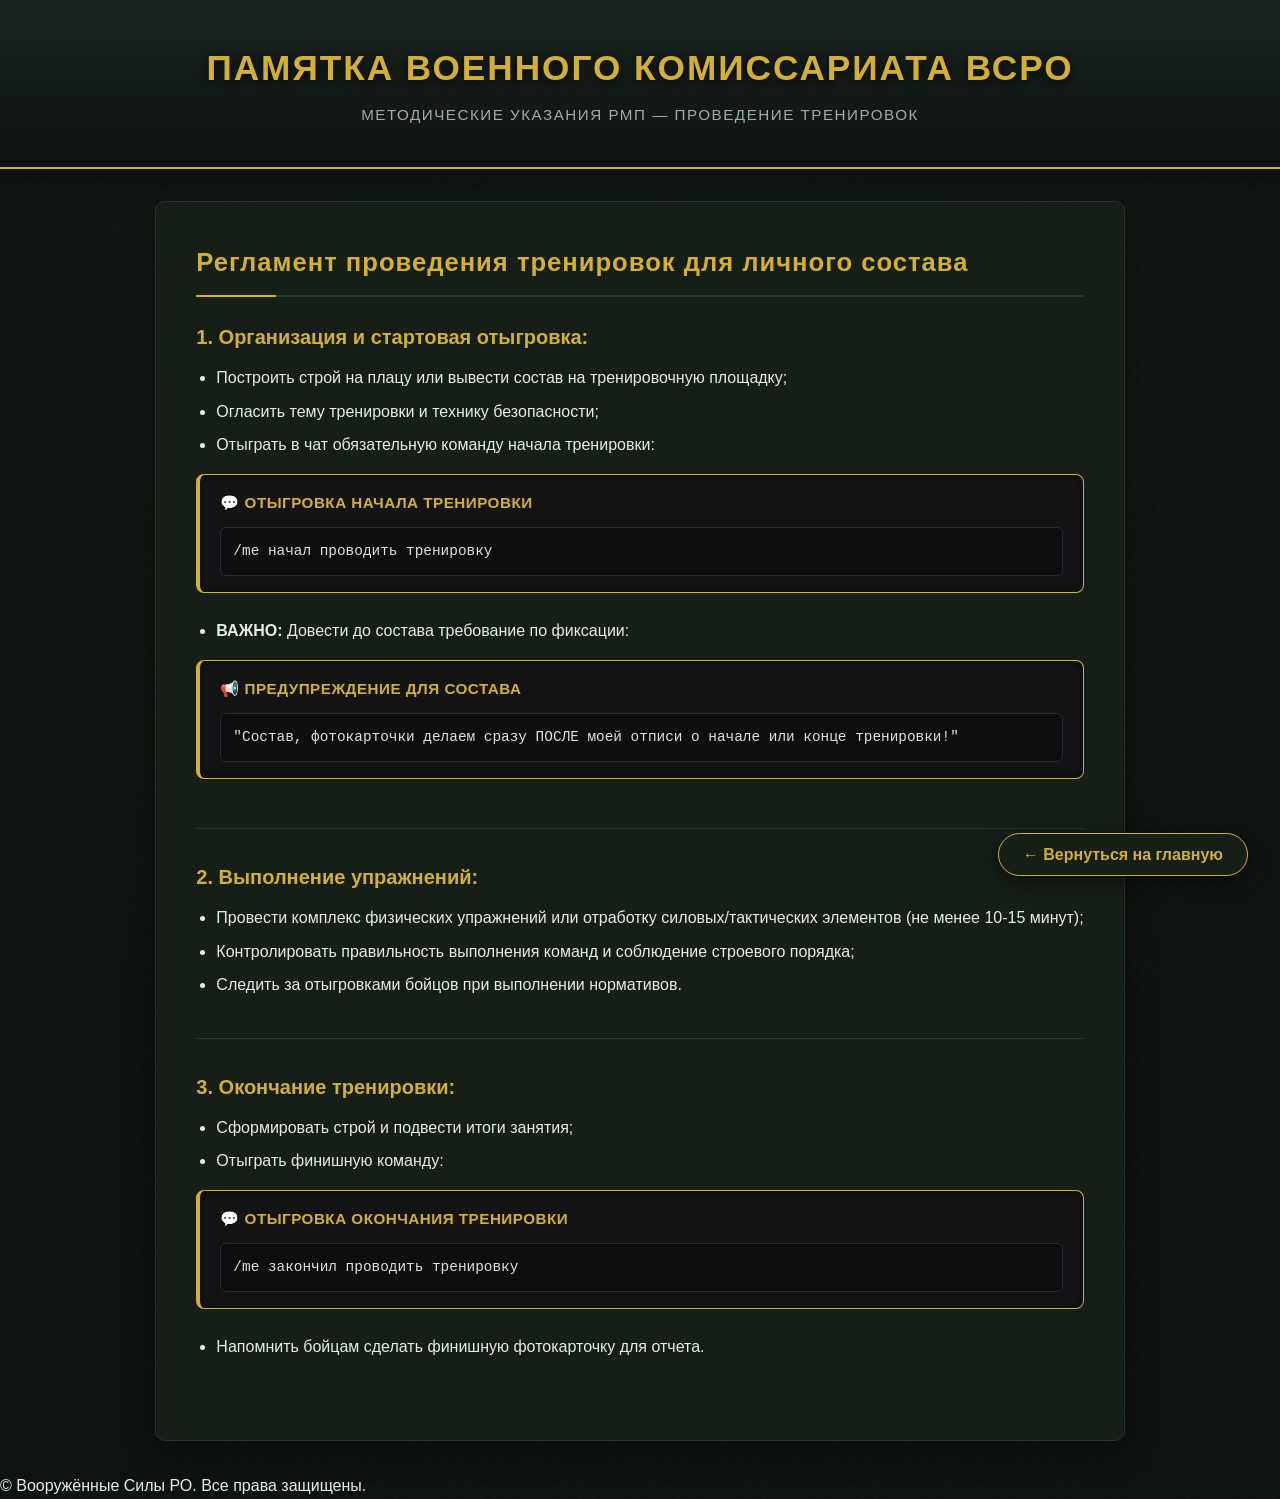
<file: training.html>
<!DOCTYPE html>
<html lang="ru">
<head>
    <meta charset="UTF-8">
    <meta name="viewport" content="width=device-width, initial-scale=1.0">
    <title>Регламент проведения тренировок — ВК ВСРО</title>
    <link rel="stylesheet" href="style.css">
</head>
<body>

    <!-- Шапка сайта -->
    <header class="site-header">
        <h1 class="site-title">Памятка Военного Комиссариата ВСРО</h1>
        <p class="site-subtitle">Методические указания РМП — Проведение тренировок</p>
    </header>

    <!-- Основной контент -->
    <main class="container">
        <article class="content-block">
            <h2 class="page-title">Регламент проведения тренировок для личного состава</h2>

            <div class="content-text">
                <section class="step-section">
                    <h3 class="step-title">1. Организация и стартовая отыгровка:</h3>
                    <ul class="info-list">
                        <li>Построить строй на плацу или вывести состав на тренировочную площадку;</li>
                        <li>Огласить тему тренировки и технику безопасности;</li>
                        <li>Отыграть в чат обязательную команду начала тренировки:</li>
                    </ul>

                    <div class="form-card">
                        <div class="form-header">💬 Отыгровка начала тренировки</div>
                        <pre class="form-code">/me начал проводить тренировку</pre>
                    </div>

                    <ul class="info-list">
                        <li><strong>ВАЖНО:</strong> Довести до состава требование по фиксации:</li>
                    </ul>

                    <div class="form-card">
                        <div class="form-header">📢 Предупреждение для состава</div>
                        <pre class="form-code">"Состав, фотокарточки делаем сразу ПОСЛЕ моей отписи о начале или конце тренировки!"</pre>
                    </div>
                </section>

                <section class="step-section">
                    <h3 class="step-title">2. Выполнение упражнений:</h3>
                    <ul class="info-list">
                        <li>Провести комплекс физических упражнений или отработку силовых/тактических элементов (не менее 10-15 минут);</li>
                        <li>Контролировать правильность выполнения команд и соблюдение строевого порядка;</li>
                        <li>Следить за отыгровками бойцов при выполнении нормативов.</li>
                    </ul>
                </section>

                <section class="step-section">
                    <h3 class="step-title">3. Окончание тренировки:</h3>
                    <ul class="info-list">
                        <li>Сформировать строй и подвести итоги занятия;</li>
                        <li>Отыграть финишную команду:</li>
                    </ul>

                    <div class="form-card">
                        <div class="form-header">💬 Отыгровка окончания тренировки</div>
                        <pre class="form-code">/me закончил проводить тренировку</pre>
                    </div>

                    <ul class="info-list">
                        <li>Напомнить бойцам сделать финишную фотокарточку для отчета.</li>
                    </ul>
                </section>
            </div>
        </article>
        
        <!-- Кнопка возврата -->
        <div class="btn-back-wrapper">
            <a href="index.html" class="btn-back">&larr; Вернуться на главную</a>
        </div>
    </main>

    <!-- Подвал сайта -->
    <footer class="site-footer">
        <p>&copy; Вооружённые Силы РО. Все права защищены.</p>
    </footer>

</body>
</html>
</file>
<file: style.css>
/* ==========================================================================
   СБРОС И ПЕРЕМЕННЫЕ
   ========================================================================== */
:root {
    --bg-main: #0e1310;
    --card-bg: #161e18;
    --card-bg-hover: #1c2720;
    --accent-gold: #d4af37;
    --accent-gold-glow: rgba(212, 175, 55, 0.2);
    --accent-green: #2e4d38;
    --text-primary: #e6ece8;
    --text-secondary: #9cb0a3;
    --border-color: #26352b;
    --code-bg: #0a0d0b;
    --font-heading: 'Oswald', 'Segoe UI', sans-serif;
    --font-body: 'Roboto', 'Segoe UI', sans-serif;
}

* {
    box-sizing: border-box;
    margin: 0;
    padding: 0;
}

body {
    background-color: var(--bg-main);
    background-image: 
        radial-gradient(circle at 50% 0%, rgba(46, 77, 56, 0.15), transparent 70%),
        repeating-linear-gradient(45deg, rgba(255, 255, 255, 0.01) 0, rgba(255, 255, 255, 0.01) 1px, transparent 0, transparent 10px);
    color: var(--text-primary);
    font-family: var(--font-body);
    line-height: 1.6;
    min-height: 100vh;
    display: flex;
    flex-direction: column;
}

/* ==========================================================================
   ШАПКА
   ========================================================================== */
.site-header {
    background: linear-gradient(180deg, #1a241e 0%, var(--bg-main) 100%);
    border-bottom: 2px solid var(--accent-gold);
    text-align: center;
    padding: 2.5rem 1rem;
    position: relative;
    box-shadow: 0 10px 30px rgba(0, 0, 0, 0.5);
}

.site-title {
    color: var(--accent-gold);
    font-size: 2.2rem;
    font-weight: 700;
    text-transform: uppercase;
    letter-spacing: 2px;
    text-shadow: 0 2px 10px rgba(0, 0, 0, 0.7);
}

.site-subtitle {
    color: var(--text-secondary);
    font-size: 0.95rem;
    margin-top: 0.4rem;
    text-transform: uppercase;
    letter-spacing: 1.5px;
}

/* ==========================================================================
   КАРТОЧКИ НА ГЛАВНОЙ СТРАНИЦЕ (INDEX.HTML)
   ========================================================================== */
.category-content {
    display: none; /* По умолчанию категории скрыты */
}

.nav-grid {
    display: flex; /* Флексбоксы без !important для работы переноса */
    flex-wrap: wrap;
    gap: 1.5rem;
    width: 1000px;
    margin: 2rem auto;
}

.nav-card {
    background: var(--card-bg);
    border: 1px solid var(--border-color);
    border-top: 3px solid var(--accent-green);
    border-radius: 8px;
    padding: 1.5rem;
    display: flex;
    align-items: center;
    gap: 1.2rem;
    text-decoration: none;
    color: var(--text-primary);
    transition: all 0.3s cubic-bezier(0.4, 0, 0.2, 1);
    box-shadow: 0 4px 15px rgba(0,0,0,0.2);
    height: 150px;
    flex: 1 1 calc(33.333% - 1.5rem); /* Карточка занимает ~1/3 ширины */
    min-width: 280px;                 /* Переносится при сужении */
    box-sizing: border-box;
}

.nav-card:hover {
    background: var(--card-bg-hover);
    border-top-color: var(--accent-gold);
    transform: translateY(-5px);
    box-shadow: 0 8px 25px var(--accent-gold-glow);
}

.nav-icon {
    font-size: 2rem;
    background: rgba(212, 175, 55, 0.05);
    padding: 0.8rem;
    border-radius: 8px;
    border: 1px solid var(--border-color);
}

.nav-content h3 {
    color: var(--accent-gold);
    font-size: 1.1rem;
    margin-bottom: 0.3rem;
}

.nav-content p {
    color: var(--text-secondary);
    font-size: 0.85rem;
}

/* ==========================================================================
   КОНТЕНТНЫЕ БЛОКИ
   ========================================================================== */
.container {
    max-width: 1100px;
    margin: 0 auto;
    padding: 2rem 1rem;
    flex: 1;
}

.content-block {
    background: var(--card-bg);
    border: 1px solid var(--border-color);
    border-radius: 10px;
    padding: 2.5rem;
    box-shadow: 0 10px 30px rgba(0, 0, 0, 0.4);
}

.page-title {
    color: var(--accent-gold);
    font-size: 1.6rem;
    letter-spacing: 1px;
    margin-bottom: 1.5rem;
    padding-bottom: 0.75rem;
    border-bottom: 2px solid var(--border-color);
    position: relative;
}

.page-title::after {
    content: '';
    position: absolute;
    bottom: -2px;
    left: 0;
    width: 80px;
    height: 2px;
    background: var(--accent-gold);
}

/* Стилизация речи и цитат */
.speech-box {
    background: rgba(14, 19, 16, 0.6);
    border-left: 4px solid var(--accent-gold);
    border-radius: 0 8px 8px 0;
    padding: 1.25rem 1.5rem;
    margin: 1.25rem 0;
    font-style: italic;
    box-shadow: inset 0 0 10px rgba(0,0,0,0.5);
}

/* Стилизация игровых команд */
code {
    background: var(--code-bg);
    color: #4cd137;
    padding: 0.2rem 0.5rem;
    border-radius: 4px;
    font-family: 'Consolas', 'Courier New', monospace;
    font-size: 0.95rem;
    border: 1px solid rgba(76, 209, 55, 0.2);
}

.code-block {
    display: block;
    background: var(--code-bg);
    border: 1px solid var(--border-color);
    border-left: 3px solid #4cd137;
    padding: 1rem;
    border-radius: 6px;
    margin: 1rem 0;
    overflow-x: auto;
}

/* Таблицы / Баллы */
.promotion-layout {
    display: grid;
    grid-template-columns: 1fr 320px;
    gap: 2rem;
    align-items: start;
}

@media (max-width: 900px) {
    .promotion-layout {
        grid-template-columns: 1fr;
    }
}

/* Кнопка Вернуться */
.btn-back-wrapper {
    position: fixed;
    bottom: 2rem;
    right: 2rem;
    z-index: 100;
}

a.btn-back {
    background: var(--card-bg);
    color: var(--accent-gold);
    padding: 0.75rem 1.5rem;
    border-radius: 30px;
    border: 1px solid var(--accent-gold);
    text-decoration: none;
    font-weight: bold;
    box-shadow: 0 5px 20px rgba(0,0,0,0.5);
    transition: all 0.3s ease;
}

a.btn-back:hover {
    background: var(--accent-gold);
    color: var(--bg-main);
    box-shadow: 0 0 20px var(--accent-gold-glow);
}

/* Отступ от жёлтой линии и фикс списков */
.rank-card {
    background-color: var(--bg-main);
    border-left: 4px solid var(--accent-gold);
    padding: 1.25rem 1.5rem;
    border-radius: 4px;
    margin-bottom: 1.25rem;
}

.rank-card-danger {
    border-left-color: #e74c3c;
}

/* Фикс маркированного списка внутри блока */
.rank-card ul {
    list-style-type: disc;
    padding-left: 1.25rem;
    margin-bottom: 0;
}

.rank-card ul li {
    margin-bottom: 0.2rem;
    color: var(--text-primary);
}

/* Заголовок обычного ранга */
.rank-title {
    font-size: 1.1rem;
    font-weight: bold;
    color: var(--accent-gold);
    margin-bottom: 0.5rem;
}

/* Заголовок красного ранга (11-12+) */
.rank-title-danger {
    font-size: 1.1rem;
    font-weight: bold;
    color: #e74c3c;
    margin-bottom: 0.5rem;
}

/* Позиционирование и ширина самого сайдбара */
.promotion-sidebar {
    flex-shrink: 0;
    position: sticky;
    top: 2rem;
}

/* Заголовок сайдбара */
.sidebar-title {
    color: var(--accent-gold);
    margin-bottom: 1rem;
    font-size: 1.2rem;
}

/* Список баллов */
.points-list {
    list-style: none;
    padding-left: 0;
    font-size: 0.9rem;
}

.points-list li {
    padding: 0.4rem 0;
    border-bottom: 1px solid var(--border-color);
    display: flex;
    justify-content: space-between;
    align-items: center;
    gap: 0.5rem;
}

.points-list li strong {
    color: var(--accent-gold);
    white-space: nowrap;
}

/* Подсветка для ВВК */
.points-highlight {
    background-color: rgba(212, 175, 55, 0.05);
    border-radius: 4px;
}

/* Блоки и секции регламента */
.step-section {
    margin-bottom: 2rem;
    padding-bottom: 1.5rem;
    border-bottom: 1px solid var(--border-color);
}

.step-section:last-child {
    border-bottom: none;
    margin-bottom: 0;
}

.step-title {
    color: var(--accent-gold);
    font-size: 1.25rem;
    font-weight: bold;
    margin-bottom: 0.75rem;
}

.step-title-warning {
    color: var(--accent-gold);
    font-size: 1.25rem;
    font-weight: bold;
    margin-bottom: 0.75rem;
}

/* Нумерованные и маркированные списки */
.rules-list,
.info-list {
    padding-left: 1.25rem;
    margin-bottom: 1rem;
}

.rules-list li,
.info-list li {
    margin-bottom: 0.5rem;
}

.rules-list li::marker {
    color: var(--accent-gold);
    font-weight: bold;
}

/* Выделение акцентного текста и предупреждений */
.text-danger {
    color: #e74c3c;
    font-weight: bold;
}

.info-note {
    background-color: var(--bg-main);
    border-left: 3px solid var(--accent-gold);
    padding: 0.75rem 1rem;
    margin: 0.75rem 0;
    font-style: italic;
    font-size: 0.95rem;
    border-radius: 0 4px 4px 0;
}

.info-note-danger {
    border-left-color: #e74c3c;
}

/* Оформление текста самой присяги */
.oath-box {
    background-color: var(--bg-main);
    border: 1px dashed var(--accent-gold);
    border-radius: 4px;
    padding: 1.25rem;
    margin-top: 0.75rem;
}

.oath-text {
    font-size: 1.05rem;
    line-height: 1.7;
    text-align: justify;
    margin-bottom: 0;
}

.speech-highlight {
    font-weight: bold;
    color: var(--accent-gold);
    font-style: normal;
}

/* Сетка для карточек дресс-кода */
.dresscode-grid {
    display: grid;
    grid-template-columns: repeat(auto-fit, minmax(260px, 1fr));
    gap: 1.5rem;
    margin-top: 1rem;
}

.dresscode-grid.single-item {
    max-width: 400px;
}

/* Карточка одежды */
.dresscode-card {
    background: var(--bg-main);
    border: 1px solid var(--border-color);
    border-radius: 6px;
    padding: 0.75rem;
    text-align: center;
    transition: transform 0.2s ease, border-color 0.2s ease;
}

.dresscode-card:hover {
    border-color: var(--accent-gold);
    transform: translateY(-3px);
}

/* Изображения */
.dresscode-img {
    width: 100%;
    height: auto;
    max-height: 450px;
    object-fit: cover;
    border-radius: 4px;
    border: 1px solid var(--border-color);
    cursor: pointer;
    transition: transform 0.2s ease, filter 0.2s ease;
}

.dresscode-img:hover {
    filter: brightness(1.1);
}

.dresscode-label {
    display: block;
    margin-top: 0.75rem;
    font-weight: bold;
    color: var(--accent-gold);
    font-size: 0.95rem;
}

/* Модальное окно просмотра картинок */
.modal {
    display: none;
    position: fixed;
    z-index: 1000;
    left: 0;
    top: 0;
    width: 100%;
    height: 100%;
    overflow: hidden;
    background-color: rgba(0, 0, 0, 0.85);
    backdrop-filter: blur(5px);
    flex-direction: column;
    justify-content: center;
    align-items: center;
    animation: fadeIn 0.25s ease;
}

.modal-content {
    margin: auto;
    display: block;
    max-width: 90%;
    max-height: 80vh;
    border-radius: 6px;
    border: 2px solid var(--accent-gold);
    box-shadow: 0 0 25px rgba(212, 175, 55, 0.3);
    object-fit: contain;
}

.modal-caption {
    margin-top: 15px;
    color: var(--text-primary);
    font-size: 1.1rem;
    font-weight: bold;
    text-align: center;
}

.modal-close {
    position: absolute;
    top: 20px;
    right: 35px;
    color: var(--accent-gold);
    font-size: 40px;
    font-weight: bold;
    cursor: pointer;
    transition: color 0.2s ease;
}

.modal-close:hover {
    color: #fff;
}

@keyframes fadeIn {
    from { opacity: 0; }
    to { opacity: 1; }
}

.info-note-warning {
    background-color: var(--bg-main);
    border-left: 3px solid #f39c12;
    padding: 0.75rem 1rem;
    margin: 0.75rem 0;
    font-style: italic;
    font-size: 0.95rem;
    border-radius: 0 4px 4px 0;
}

/* ==========================================================================
   НАВИГАЦИОННЫЕ ТАБЫ / ПЕРЕКЛЮЧАТЕЛИ (5 КНОПОК)
   ========================================================================== */
.nav-tabs-wrapper {
    max-width: 1000px;
    margin: 0 auto 1.5rem auto;
}

.nav-tabs {
    width: 100%;
    box-sizing: border-box;
    display: flex;
    justify-content: space-between;
    align-items: center;
    gap: 0.5rem;
    background: var(--card-bg);
    border: 1px solid var(--border-color);
    padding: 0.6rem;
    border-radius: 8px;
    box-shadow: 0 4px 15px rgba(0, 0, 0, 0.2);
}

.tab-btn {
    flex: 1;
    padding: 0.65rem 0.25rem;
    text-align: center;
    color: var(--text-secondary);
    background: transparent;
    font-weight: bold;
    font-size: 0.85rem;
    font-family: var(--font-body);
    border-radius: 6px;
    border: 1px solid transparent;
    cursor: pointer;
    transition: all 0.25s ease;
    white-space: nowrap;
}

.tab-btn:hover {
    color: var(--accent-gold);
    background: rgba(212, 175, 55, 0.05);
    border-color: rgba(212, 175, 55, 0.2);
}

.tab-btn.active {
    color: var(--bg-main);
    background: var(--accent-gold);
    border-color: var(--accent-gold);
    box-shadow: 0 2px 10px var(--accent-gold-glow);
}

@media (max-width: 980px) {
    .nav-tabs {
        flex-wrap: wrap;
    }
    .tab-btn {
        flex: 1 1 30%;
    }
}

@media (max-width: 600px) {
    .tab-btn {
        flex: 1 1 100%;
    }
}

/* ==========================================================================
   СТРАНИЦА ОШИБКИ 404
   ========================================================================== */
.error-block {
    text-align: center;
    padding: 4rem 2rem;
    max-width: 700px;
    margin: 2rem auto;
}

.error-code {
    font-family: var(--font-heading);
    font-size: 6rem;
    font-weight: 700;
    color: #e74c3c;
    line-height: 1;
    letter-spacing: 4px;
    text-shadow: 0 0 20px rgba(231, 76, 60, 0.3);
    margin-bottom: 1rem;
}

.error-title {
    color: var(--accent-gold);
    font-size: 1.5rem;
    text-transform: uppercase;
    letter-spacing: 1px;
    margin-bottom: 1rem;
}

.error-description {
    color: var(--text-secondary);
    font-size: 1rem;
    max-width: 500px;
    margin: 0 auto 2rem auto;
}

.btn-error-home {
    display: inline-block;
    background: var(--accent-gold);
    color: var(--bg-main);
    padding: 0.8rem 2rem;
    border-radius: 6px;
    text-decoration: none;
    font-weight: bold;
    font-size: 0.95rem;
    transition: all 0.3s ease;
    box-shadow: 0 4px 15px var(--accent-gold-glow);
}

.btn-error-home:hover {
    transform: translateY(-2px);
    box-shadow: 0 6px 20px rgba(212, 175, 55, 0.4);
    background: #e5c158;
}

/* ==========================================================================
   ИЕРАРХИЯ С ДВУМЯ ВЕТКАМИ
   ========================================================================== */
.hierarchy-tree {
    display: flex;
    flex-direction: column;
    align-items: center;
    gap: 0.5rem;
    margin-top: 1.5rem;
    width: 100%;
}

.hierarchy-top {
    display: flex;
    flex-direction: column;
    align-items: center;
    gap: 0.5rem;
    width: 100%;
    max-width: 450px;
}

.hierarchy-split-arrow {
    color: var(--accent-gold);
    font-size: 1.5rem;
    line-height: 1;
    margin: 0.5rem 0;
}

.hierarchy-branches {
    display: grid;
    grid-template-columns: 1fr 1fr;
    gap: 1.5rem;
    width: 100%;
    max-width: 900px;
}

.hierarchy-branch {
    display: flex;
    flex-direction: column;
    align-items: center;
    gap: 0.5rem;
    background: rgba(255, 255, 255, 0.02);
    border: 1px dashed var(--border-color);
    border-radius: 12px;
    padding: 1rem;
}

.branch-header {
    font-family: var(--font-heading);
    font-size: 1.1rem;
    font-weight: bold;
    color: var(--accent-gold);
    text-transform: uppercase;
    letter-spacing: 1px;
    margin-bottom: 0.5rem;
    text-align: center;
    border-bottom: 2px solid var(--accent-gold);
    padding-bottom: 0.3rem;
    width: 100%;
}

.hierarchy-card {
    width: 100%;
    background: var(--bg-main);
    border: 1px solid var(--border-color);
    border-radius: 8px;
    padding: 0.85rem 1rem;
    text-align: center;
    transition: transform 0.2s ease, border-color 0.2s ease;
}

.hierarchy-card:hover {
    transform: translateY(-2px);
    border-color: var(--accent-gold);
}

.hierarchy-badge {
    font-size: 0.7rem;
    text-transform: uppercase;
    letter-spacing: 1px;
    color: var(--text-secondary);
    margin-bottom: 0.2rem;
}

.hierarchy-role {
    font-size: 1.05rem;
    font-weight: bold;
    color: var(--text-primary);
}

.hierarchy-arrow {
    color: var(--accent-gold);
    font-size: 1.1rem;
    line-height: 1;
    opacity: 0.8;
}

.hierarchy-card.level-command {
    border-left: 4px solid #e74c3c;
}

.hierarchy-card.level-command .hierarchy-role {
    color: var(--accent-gold);
}

.hierarchy-card.level-head {
    border-left: 4px solid var(--accent-gold);
}

.hierarchy-card.level-deputy {
    border-left: 4px solid #f39c12;
}

.hierarchy-card.level-senior {
    border-left: 4px solid #2980b9;
}

.hierarchy-card.level-instructor {
    border-left: 4px solid #27ae60;
}

@media (max-width: 768px) {
    .hierarchy-branches {
        grid-template-columns: 1fr;
        gap: 1.5rem;
    }
}

/* Стили для статьи и списков */
.content-card {
    background: #1e1e24;
    border-radius: 12px;
    padding: 24px;
    color: #e0e0e0;
    box-shadow: 0 4px 12px rgba(0, 0, 0, 0.3);
}

.content-card h2 {
    margin-top: 0;
    color: #fff;
    border-bottom: 2px solid #333;
    padding-bottom: 10px;
}

/* Нумерованный список шагов */
.steps-list {
    list-style: none;
    counter-reset: step-counter;
    padding-left: 0;
    margin-top: 20px;
}

.steps-list > li {
    position: relative;
    counter-increment: step-counter;
    background: #282830;
    border-left: 4px solid #4f46e5;
    padding: 16px 20px 16px 55px;
    margin-bottom: 16px;
    border-radius: 6px;
}

.steps-list > li::before {
    content: counter(step-counter);
    position: absolute;
    left: 16px;
    top: 16px;
    background: #4f46e5;
    color: #fff;
    font-weight: bold;
    width: 26px;
    height: 26px;
    border-radius: 50%;
    display: flex;
    align-items: center;
    justify-content: center;
    font-size: 14px;
}

/* ==========================================
   Стили рамок для форм отчетов
   ========================================== */

.step-desc {
    margin-bottom: 12px;
    color: #b0b0ba;
}

.form-card {
    background-color: #141417;
    border: 1px solid var(--accent-gold, #d4af37);
    border-left: 4px solid var(--accent-gold, #d4af37);
    border-radius: 8px;
    padding: 16px 20px;
    margin: 15px 0 25px 0;
    box-shadow: inset 0 0 10px rgba(0, 0, 0, 0.5);
}

.form-header {
    font-size: 0.95rem;
    font-weight: bold;
    color: var(--accent-gold, #d4af37);
    text-transform: uppercase;
    letter-spacing: 0.5px;
    margin-bottom: 12px;
    display: flex;
    align-items: center;
    gap: 8px;
}

.form-code {
    font-family: 'Consolas', 'Courier New', monospace;
    font-size: 0.9rem;
    color: #e0e0e0;
    line-height: 1.6;
    white-space: pre-wrap;
    word-break: break-word;
    background: rgba(0, 0, 0, 0.3);
    padding: 12px;
    border-radius: 6px;
    border: 1px solid #2a2a30;
    margin: 0;
}

/* Подсписки с маркерами */
.steps-list ul {
    margin-top: 10px;
    margin-bottom: 0;
    padding-left: 20px;
    color: #b0b0ba;
}

.steps-list ul li {
    margin-bottom: 6px;
}

/* Оформление кода/тегов */
code {
    background: #18181c;
    color: #38bdf8;
    padding: 2px 6px;
    border-radius: 4px;
    font-family: monospace;
}
</file>
